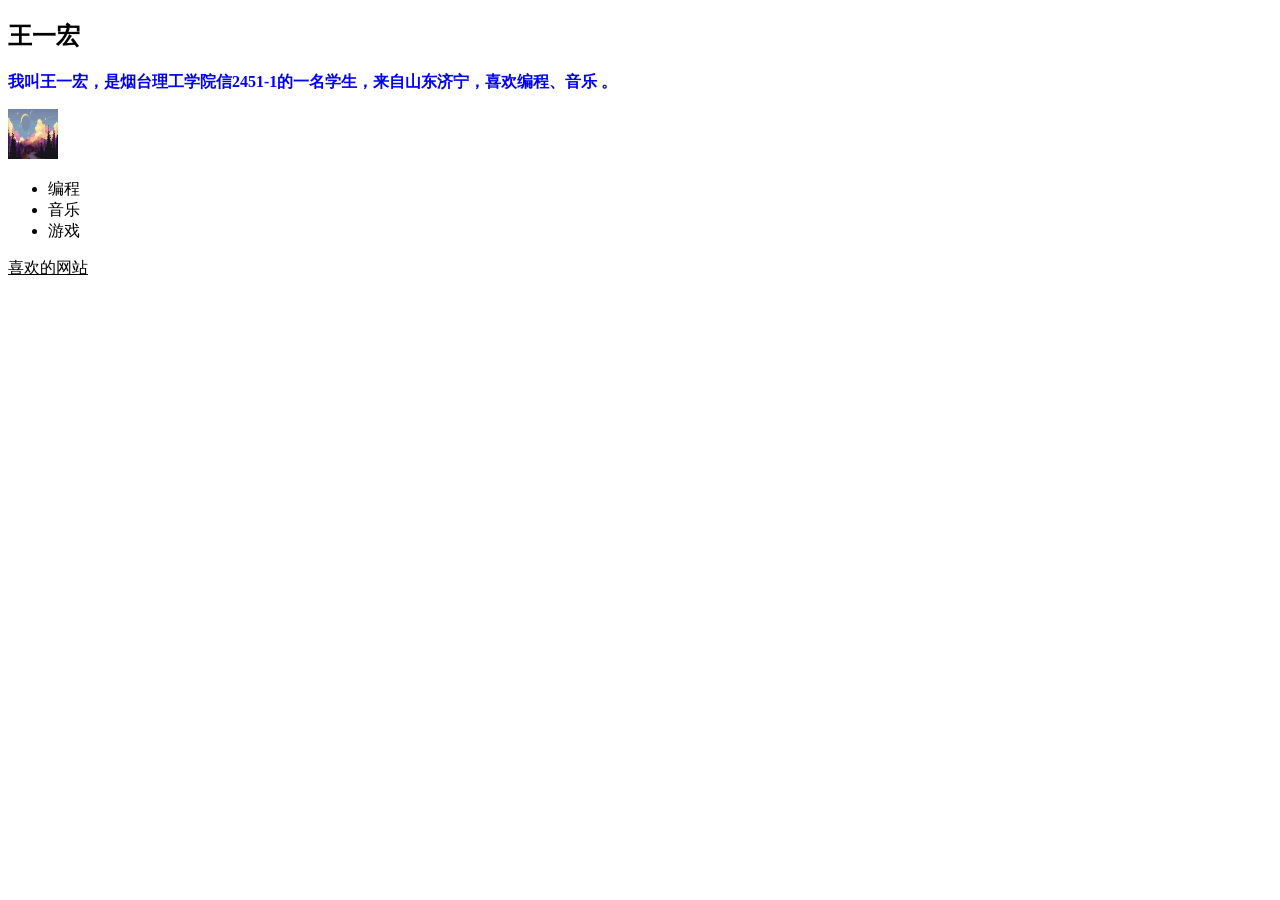
<file: homework-1/index.html>
<!DOCTYPE html>
<html lang="en">
<head>
    <meta charset="UTF-8">
    <meta name="viewport" content="width=device-width, initial-scale=1.0">
    <title>Document</title>
    <link rel="stylesheet" type="text/css" href="styles.css">
</head>
<body>
    <h2>王一宏</h2>

    <p class = c1>
        我叫王一宏，是烟台理工学院信2451-1的一名学生，来自山东济宁，喜欢编程、音乐 。
    </p>

    <img src = "20200701210454_hjhzh.jpg" style="width: 50px; height: 50px; background-repeat: repeat;"/>

    <ul>
        <li>编程</li>
        <li>音乐</li>
        <li>游戏</li>
    </ul>

    <a href = "https://codeforces.com/" target="_blank" class=c2>喜欢的网站</a>
</body>
</html>
</file>
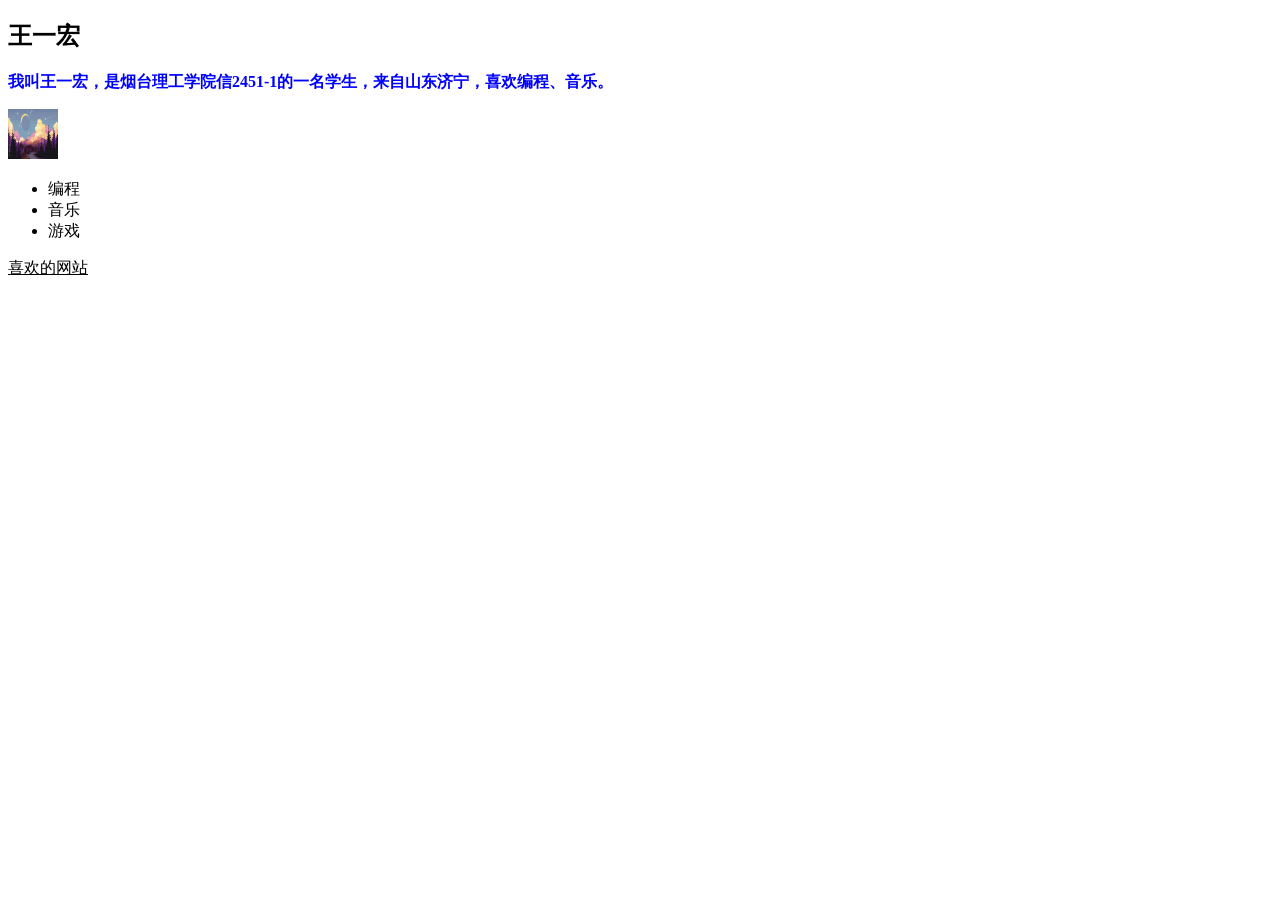
<file: homework-1/index1.html>
<!DOCTYPE html>
<html lang="en">
<head>
    <meta charset="UTF-8">
    <meta name="viewport" content="width=device-width, initial-scale=1.0">
    <title>Document</title>
    <link rel="stylesheet" type="text/css" href="styles.css">
</head>
<body>
    <h2>王一宏</h2>

    <p class = c1>
        我叫王一宏，是烟台理工学院信2451-1的一名学生，来自山东济宁，喜欢编程、音乐。
    </p>

    <img src = "20200701210454_hjhzh.jpg" style="width: 50px; height: 50px; background-repeat: repeat;"/>

    <ul>
        <li>编程</li>
        <li>音乐</li>
        <li>游戏</li>
    </ul>

    <a href = "https://codeforces.com/" target="_blank" class=c2>喜欢的网站</a>
</body>
</html>
</file>
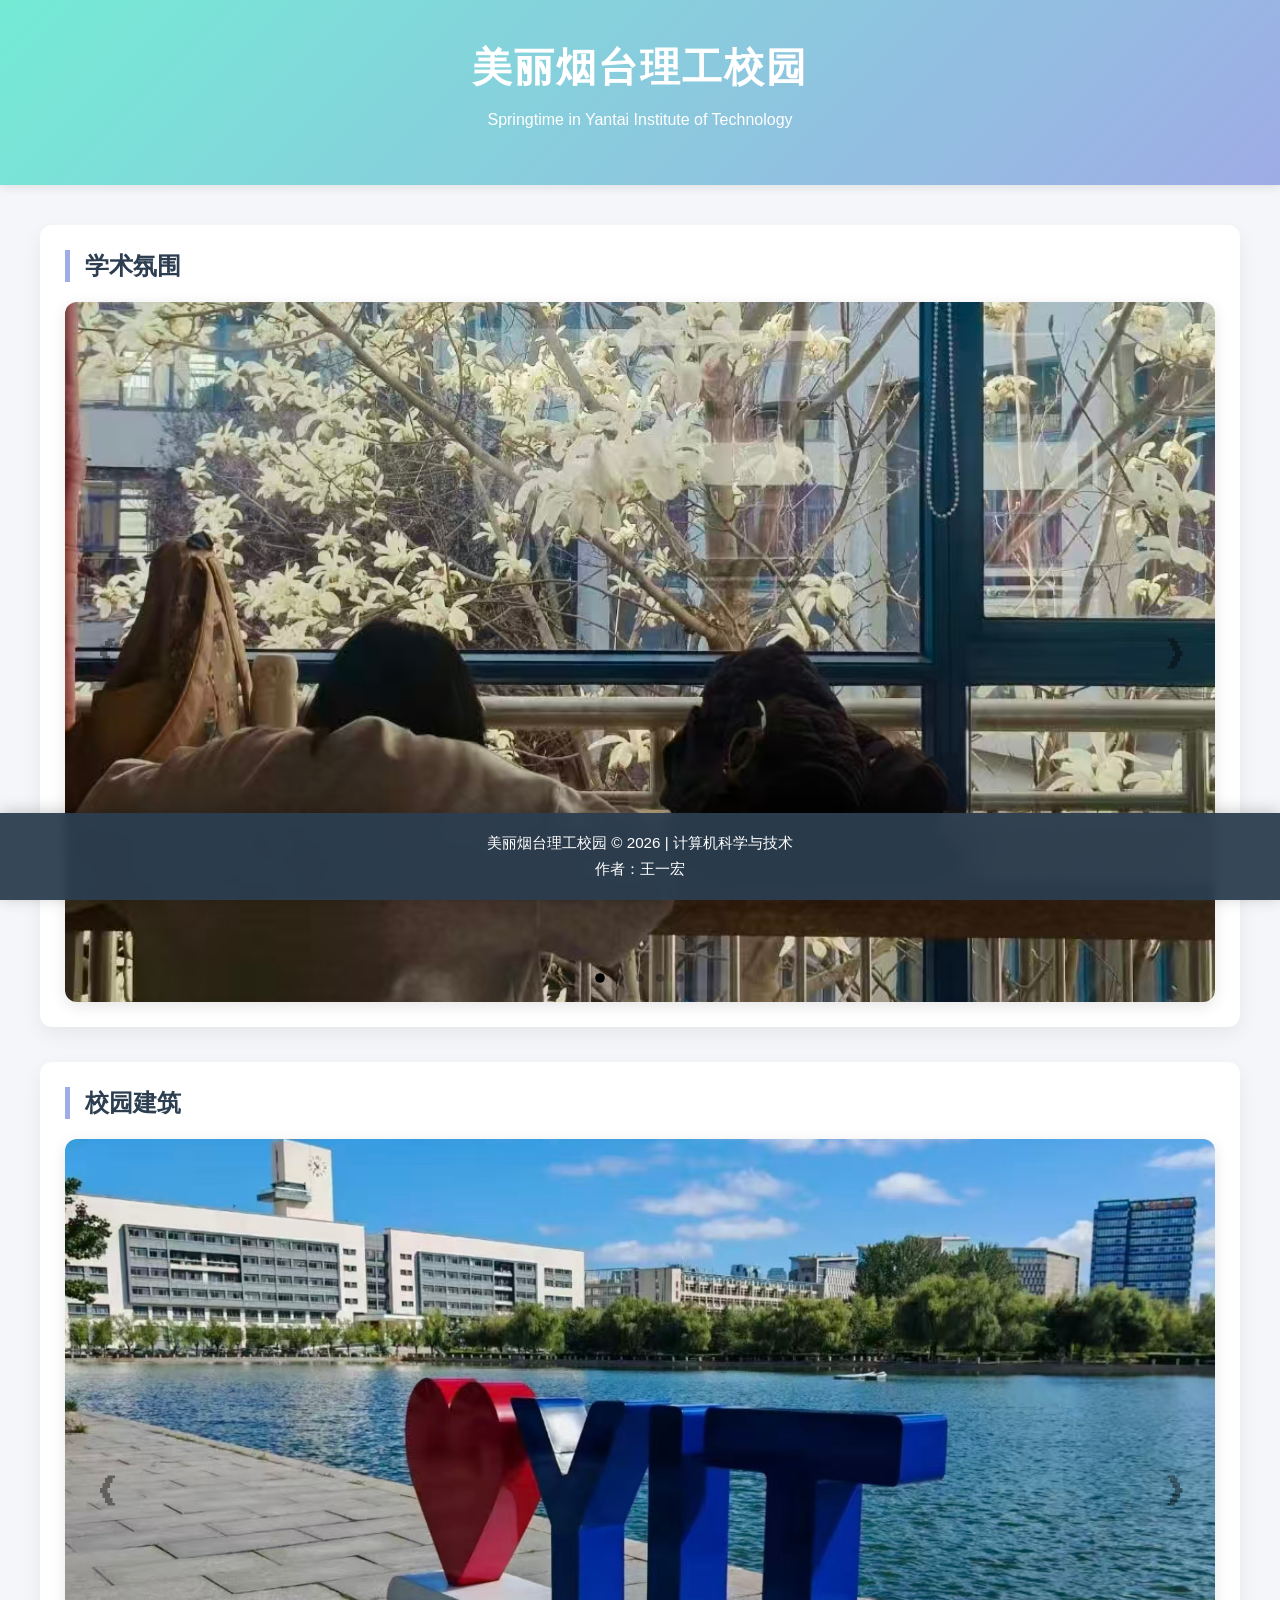
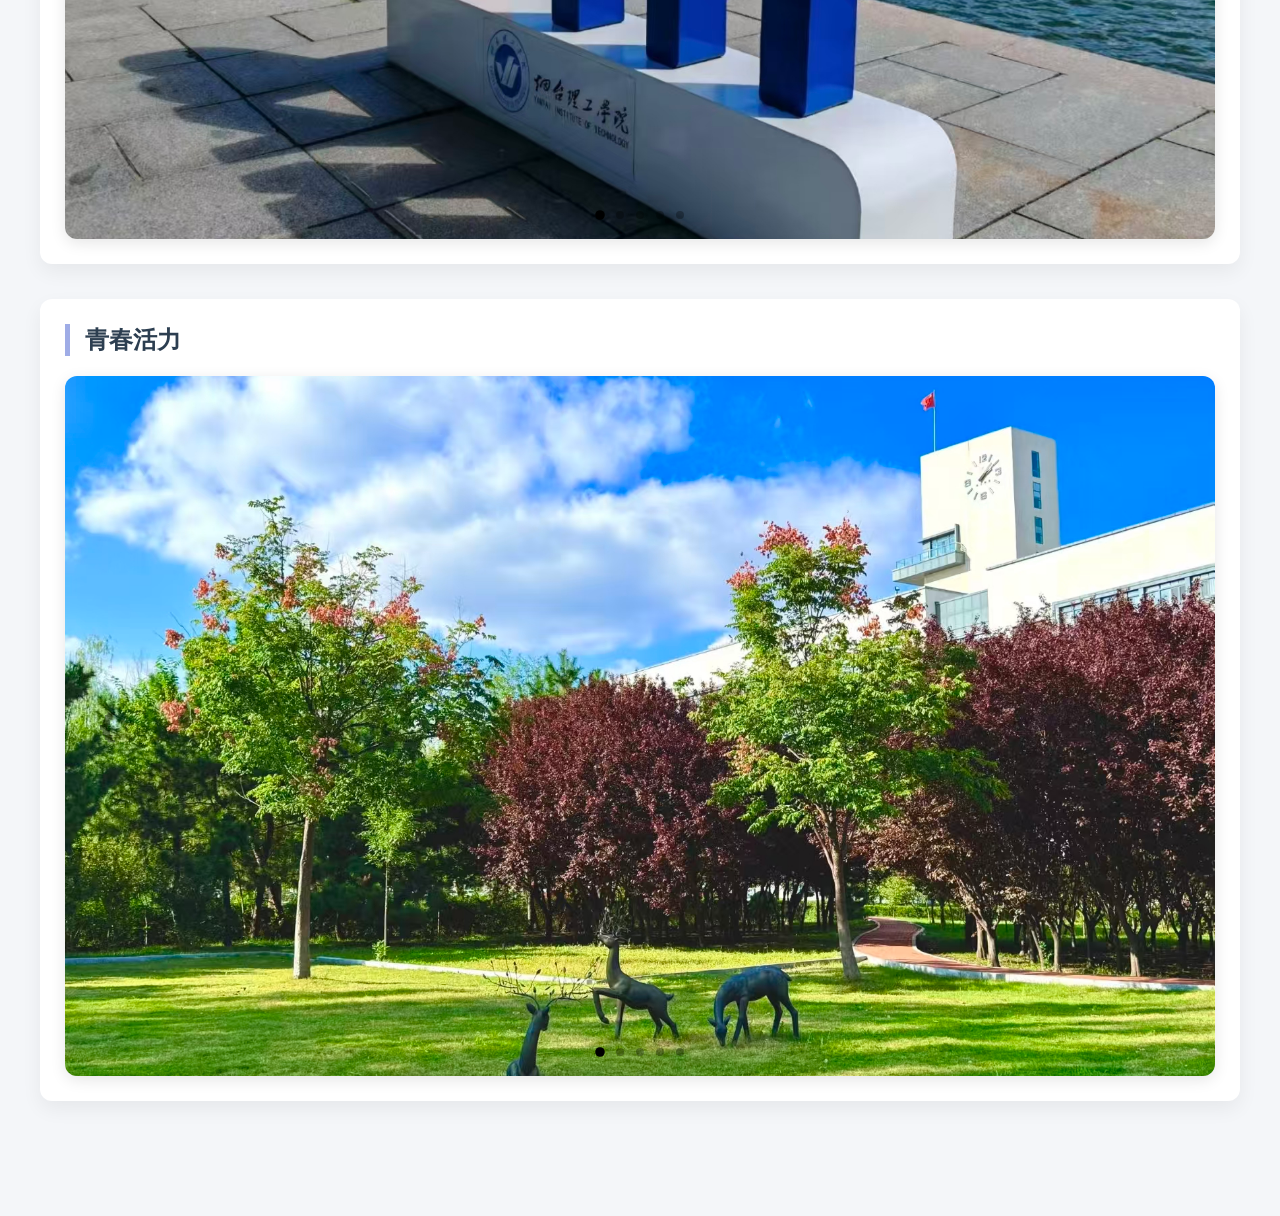
<file: homework-10/Lab10-115-王一宏-index.html>
<!DOCTYPE html>
<html lang="zh-CN">
<head>
    <meta charset="UTF-8">
    <meta name="viewport" content="width=device-width, initial-scale=1.0">
    <title>美丽烟台理工校园</title>
    <link rel="stylesheet" href="lab10-115-王一宏-styles.css">
</head>
<body>

    <header class="header">
        <h1>美丽烟台理工校园</h1>
        <p>Springtime in Yantai Institute of Technology</p>
    </header>

    <div class="container">
        
        <div class="theme-section theme1">
            <div class="title-wrapper">
                <h2 class="theme-title">学术氛围</h2>
            </div>
            <div class="carousel-container">
                <button class="carousel-arrow prev">&#10094;</button>
                <div class="carousel-track">
                    <div class="img-card"><img src="93fdcac5709a9d147861c3c1c22f903a.jpg" alt="学术氛围1"></div>
                    <div class="img-card"><img src="d38412baaca3da36afb586ec92a136ed.jpg" alt="学术氛围2"></div>
                    <div class="img-card"><img src="f922815fdf759aef78c12a9e9c6632e9.jpg" alt="学术氛围3"></div>
                    <div class="img-card"><img src="e7656ab10d159c00f489f0d2160f8c0d.jpg" alt="学术氛围4"></div>
                    <div class="img-card"><img src="c9226af883696b7cdfb9dfc8ad38fd4a.jpg" alt="学术氛围5"></div>
                </div>
                <button class="carousel-arrow next">&#10095;</button>
                <div class="carousel-dots"></div>
            </div>
        </div>

        <div class="theme-section theme2">
            <h2 class="theme-title">校园建筑</h2>
            <div class="carousel-container">
                <button class="carousel-arrow prev">&#10094;</button>
                <div class="carousel-track">
                    <div class="img-card"><img src="137baa26f61d326eb15b73f0126e7b97.jpg" alt="校园建筑1"></div>
                    <div class="img-card"><img src="2076a468df10d7138a14a7f2b36a1614.jpg" alt="校园建筑2"></div>
                    <div class="img-card"><img src="39548cecdde2350a580b1e57e661bb6b.jpg" alt="校园建筑3"></div>
                    <div class="img-card"><img src="b9ba5e1071f4f0c19bd996aff9a6c742.jpg" alt="校园建筑4"></div>
                    <div class="img-card"><img src="23bfca054fe4ef3db01c9597c099a401.jpg" alt="校园建筑5"></div>
                </div>
                <button class="carousel-arrow next">&#10095;</button>
                <div class="carousel-dots"></div>
            </div>
        </div>

        <div class="theme-section theme3">
            <h2 class="theme-title">青春活力</h2>
            <div class="carousel-container">
                <button class="carousel-arrow prev">&#10094;</button>
                <div class="carousel-track">
                    <div class="img-card"><img src="c09a9ce5e6e5bc9d503e3ad01e44fe23.jpg" alt="青春活力1"></div>
                    <div class="img-card"><img src="5f6867b7c29dab9b5dade92b507a2c20.jpg" alt="青春活力2"></div>
                    <div class="img-card"><img src="5d86f51aa75b20585f04b1aa7f1edbdc.jpg" alt="青春活力3"></div>
                    <div class="img-card"><img src="c66a48aacabf44fde886b2afb76ce080.jpg" alt="青春活力4"></div>
                    <div class="img-card"><img src="6b3248b3a7f72ee37d96ba412332e652.jpg" alt="青春活力5"></div>
                </div>
                <button class="carousel-arrow next">&#10095;</button>
                <div class="carousel-dots"></div>
            </div>
        </div>

    </div>

    <footer class="fixed-footer">
        <p>美丽烟台理工校园 © 2026 | 计算机科学与技术</p>
        <p>作者：王一宏</p>
    </footer>

    <script src="lab10-115-王一宏-styles.js"></script>
</body>
</html>
</file>
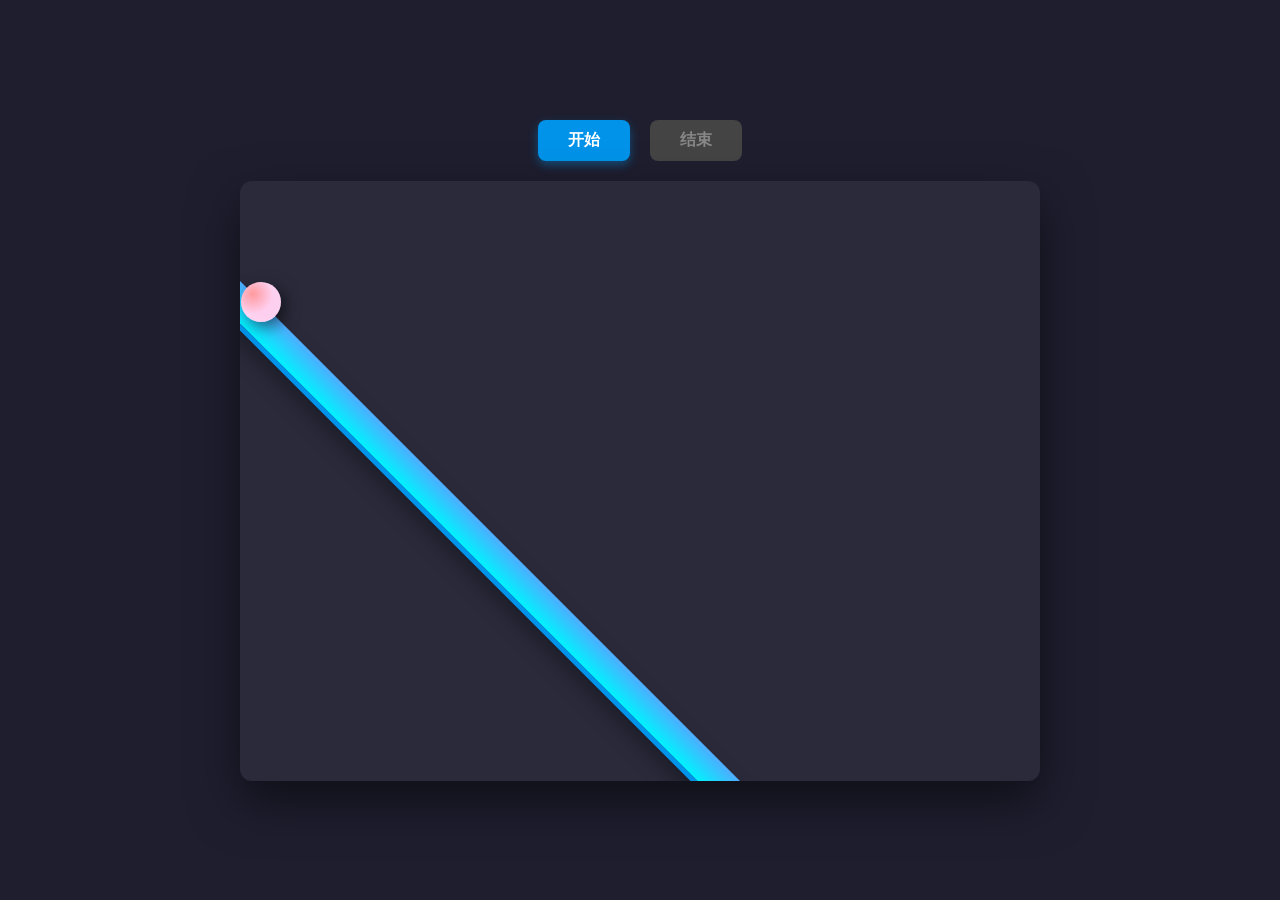
<file: homework-11/Lab11-115-王一宏-index.html>
<!DOCTYPE html>
<html lang="zh-CN">
<head>
    <meta charset="UTF-8">
    <meta name="viewport" content="width=device-width, initial-scale=1.0">
    <title>小球斜坡物理模拟 - 交互控制版</title>
    <link rel="stylesheet" href="Lab11-115-王一宏-styles.css">
</head>
<body>

    <div class="controls">
        <button id="startBtn">开始</button>
        <button id="endBtn" disabled>结束</button> 
    </div>

    <div id="viewport">
        <div id="slope"></div>
        <div id="ball"></div>
    </div>

    <script src="Lab11-115-王一宏-styles.js"></script>
</body>
</html>
</file>
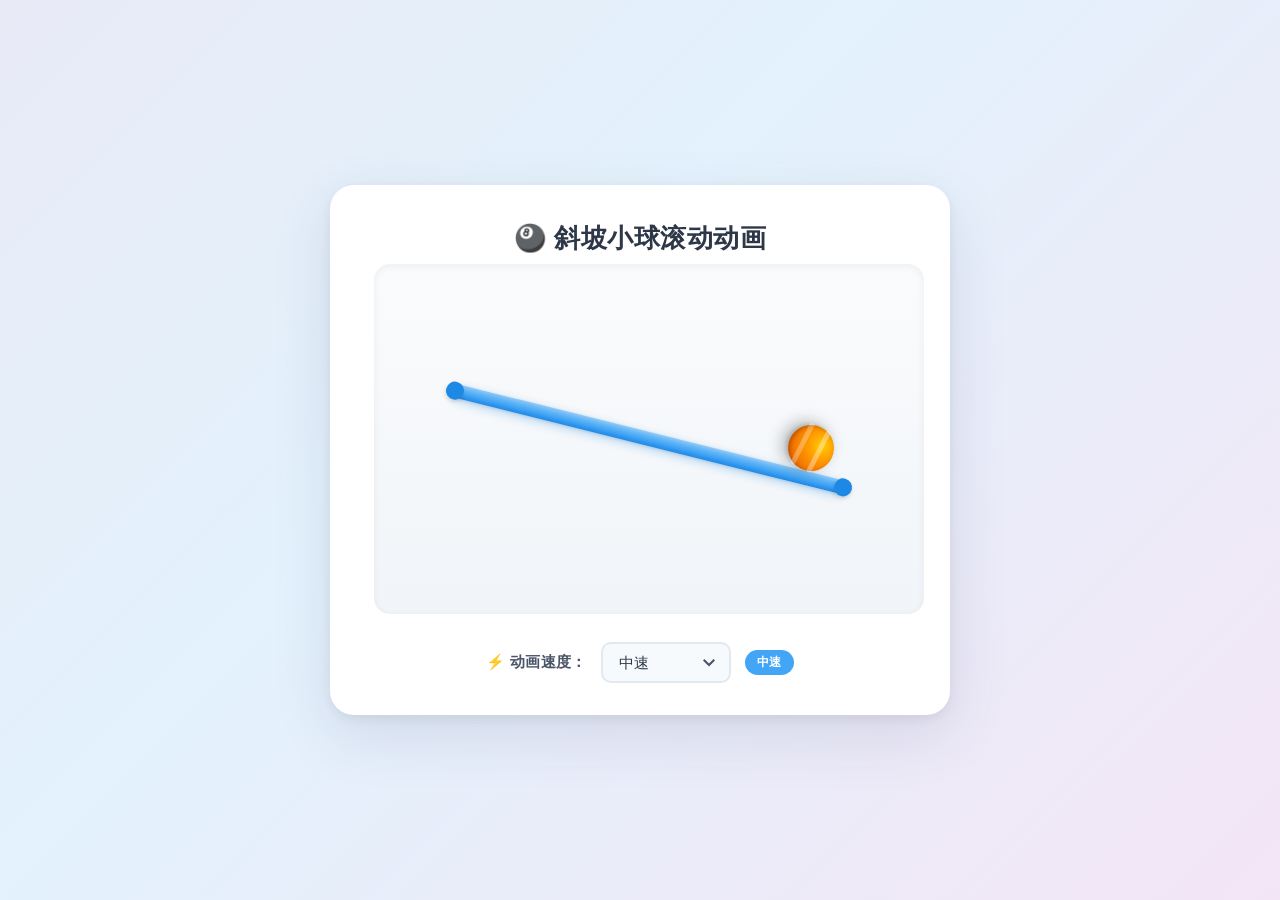
<file: homework-12/Lab12-115-王一宏-index.html>
<!DOCTYPE html>
<html lang="zh-CN">
<head>
    <meta charset="UTF-8">
    <meta name="viewport" content="width=device-width, initial-scale=1.0">
    <link rel="stylesheet" href="Lab12-115-王一宏-styles.css">
    <title>斜坡小球滚动动画</title>
</head>
<body>

    <div class="main-card">
        <h1 class="title">🎱 斜坡小球滚动动画</h1>

        <div class="scene" id="scene">
            <div class="ramp" id="ramp"></div>
            <div class="ball" id="ball"></div>
        </div>

        <div class="controls">
            <label for="speedSelect">⚡ 动画速度：</label>
            <select class="speed-select" id="speedSelect">
                <option value="slow">慢速</option>
                <option value="medium" selected>中速</option>
                <option value="fast">快速</option>
            </select>
            <span class="speed-badge medium" id="speedBadge">中速</span>
        </div>
    </div>

    <script src="Lab12-115-王一宏-styles.js"></script>
</body>
</html>
</file>
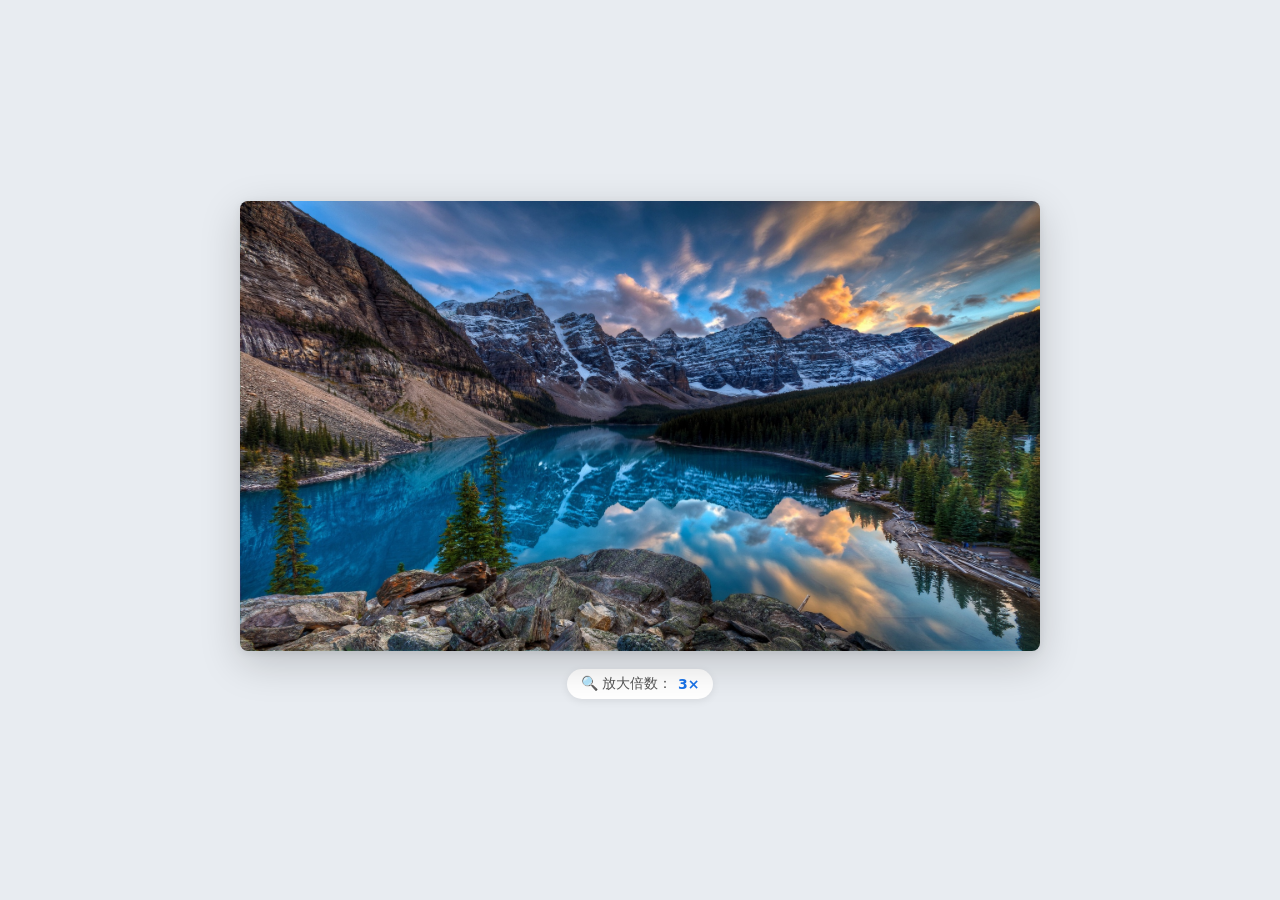
<file: homework-13/Lab13-115-王一宏-index.html>
<!DOCTYPE html>
<html lang="zh-CN">
<head>
    <meta charset="UTF-8">
    <meta name="viewport" content="width=device-width, initial-scale=1.0">
    <link rel="stylesheet" href="Lab13-115-王一宏-styles.css">
    <title>图片局部放大镜</title>
</head>

<body>
    <div class="image-wrapper" id="imageWrapper">
        <img
        id="previewImg"
        src="398f4912b45260cca24eb3ec9b37e711.jpg"
        alt="预览图片">
        <div class="magnifier" id="magnifier"></div>
    </div>

    <div class="info-bar">
        <span class="zoom-badge">
        🔍 放大倍数：<span class="zoom-value" id="zoomValue">3×</span>
        </span>
    </div>

    <script  src="Lab13-115-王一宏-styles.js"></script>
</body>
</html>
</file>
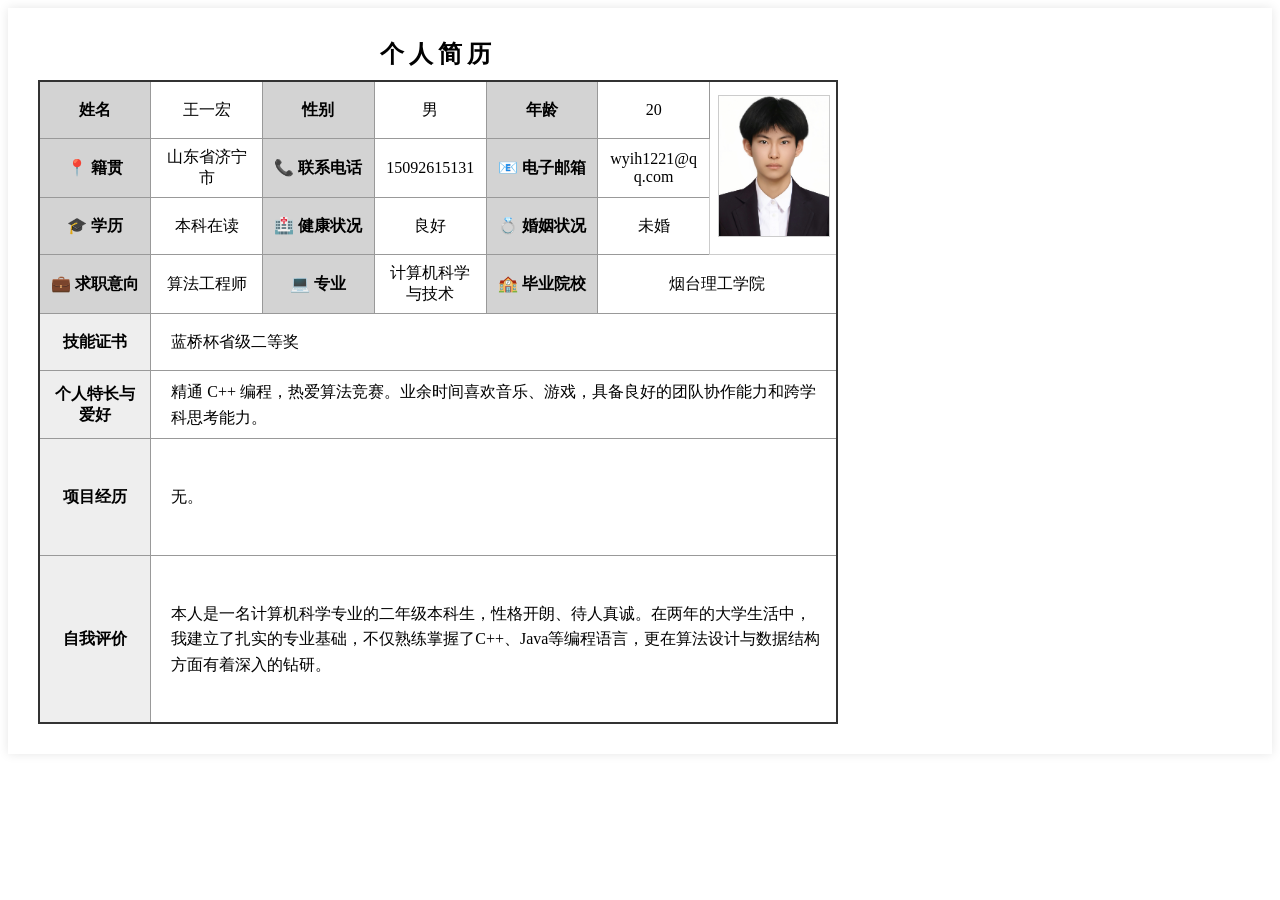
<file: homework-2/lab3-115-王一宏-index.html>
<!DOCTYPE html>
<html lang="en">
<head>
    <meta charset="UTF-8">
    <meta name="viewport" content="width=device-width, initial-scale=1.0">
    <link rel="stylesheet" type="text/css" href="lab3-115-王一宏-styles.css">
    <title>Document</title>
</head>
<body>
  <div class="resume-container">
    <table>
        <caption>个人简历</caption>
        
        <tr>
            <td class="label">姓名</td>
            <td>王一宏</td>
            <td class="label">性别</td>
            <td>男</td>
            <td class="label">年龄</td>
            <td>20</td>
            <td rowspan="3" class="photo">
                <img class="photo" src="857bd5468484313b5e9590884d57dba0.jpg" alt="个人照片">
            </td>
        </tr>

        <tr>
            <td class="label">📍 籍贯</td>
            <td>山东省济宁市</td>
            <td class="label">📞 联系电话</td>
            <td>15092615131</td>
            <td class="label">📧 电子邮箱</td>
            <td>wyih1221@qq.com</td>
        </tr>

        <tr>
            <td class="label">🎓 学历</td>
            <td>本科在读</td>
            <td class="label">🏥 健康状况</td>
            <td>良好</td>
            <td class="label">💍 婚姻状况</td>
            <td>未婚</td>
        </tr>

        <tr>
            <td class="label">💼 求职意向</td>
            <td>算法工程师</td>
            <td class="label">💻 专业</td>
            <td>计算机科学与技术</td>
            <td class="label">🏫 毕业院校</td>
            <td colspan="2">烟台理工学院</td>
        </tr>

        <tr>
            <td class="title-column">技能证书</td>
            <td colspan="6" class="content-row">
                蓝桥杯省级二等奖
            </td>
        </tr>

        <tr>
            <td class="title-column">个人特长与爱好</td>
            <td colspan="6" class="content-row">
                精通 C++ 编程，热爱算法竞赛。业余时间喜欢音乐、游戏，具备良好的团队协作能力和跨学科思考能力。
            </td>
        </tr>

        <tr>
            <td class="title-column">项目经历</td>
            <td colspan="6" class="content-row" style="height: 100px;">
                无。
            </td>
        </tr>

        <tr>
            <td class="title-column">自我评价</td>
            <td colspan="6" class="content-row" style="height: 150px;">
                本人是一名计算机科学专业的二年级本科生，性格开朗、待人真诚。在两年的大学生活中，
                我建立了扎实的专业基础，不仅熟练掌握了C++、Java等编程语言，更在算法设计与数据结构方面有着深入的钻研。
            </td>
        </tr>
    </table>
</div>
</body>
</html>
</file>
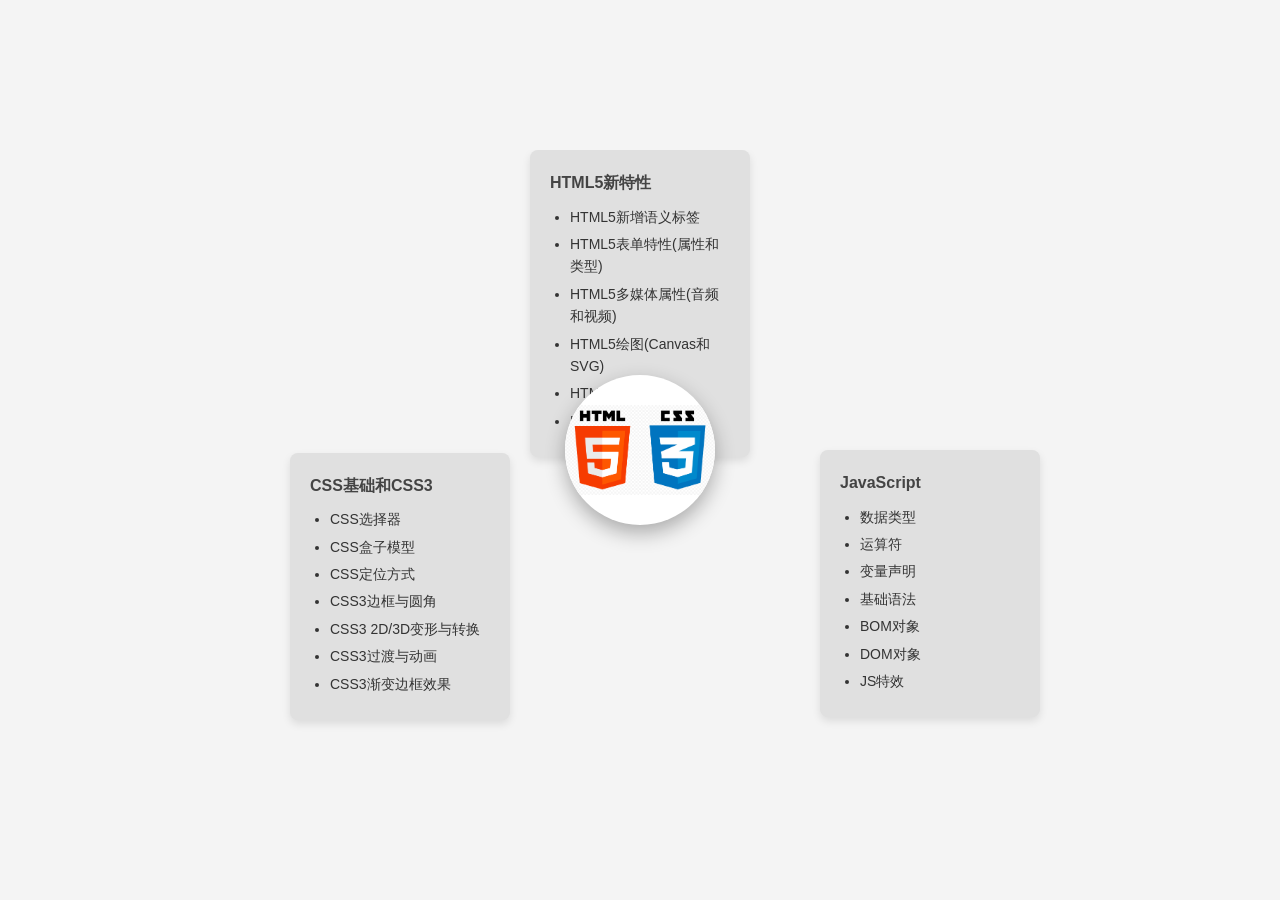
<file: homework-3/Lab4-1-115-王一宏-index.html>
<!DOCTYPE html>
<html lang="zh-CN">
<head>
    <meta charset="UTF-8">
    <title>定位展示知识点视图</title>
    <link rel="stylesheet" href="Lab4-1-115-王一宏-style.css">
</head>
<body>
    <div class="wrapper">
        <div class="container">
            <div class="center-logo">
                <img src="html5-css3-logos-icons-free-png-116622247884pg5i7txpi.png" alt="知识点中心图标">
            </div>

            <div class="box html5-box">
                <h3>HTML5新特性</h3>
                <ul>
                    <li>HTML5新增语义标签</li>
                    <li>HTML5表单特性(属性和类型)</li>
                    <li>HTML5多媒体属性(音频和视频)</li>
                    <li>HTML5绘图(Canvas和SVG)</li>
                    <li>HTML5地理定位</li>
                    <li>HTML5离线存储</li>
                </ul>
            </div>

            <div class="box css3-box">
                <h3>CSS基础和CSS3</h3>
                <ul>
                    <li>CSS选择器</li>
                    <li>CSS盒子模型</li>
                    <li>CSS定位方式</li>
                    <li>CSS3边框与圆角</li>
                    <li>CSS3 2D/3D变形与转换</li>
                    <li>CSS3过渡与动画</li>
                    <li>CSS3渐变边框效果</li>
                </ul>
            </div>

            <div class="box js-box">
                <h3>JavaScript</h3>
                <ul>
                    <li>数据类型</li>
                    <li>运算符</li>
                    <li>变量声明</li>
                    <li>基础语法</li>
                    <li>BOM对象</li>
                    <li>DOM对象</li>
                    <li>JS特效</li>
                </ul>
            </div>
        </div>
    </div>
</body>
</html>
</file>
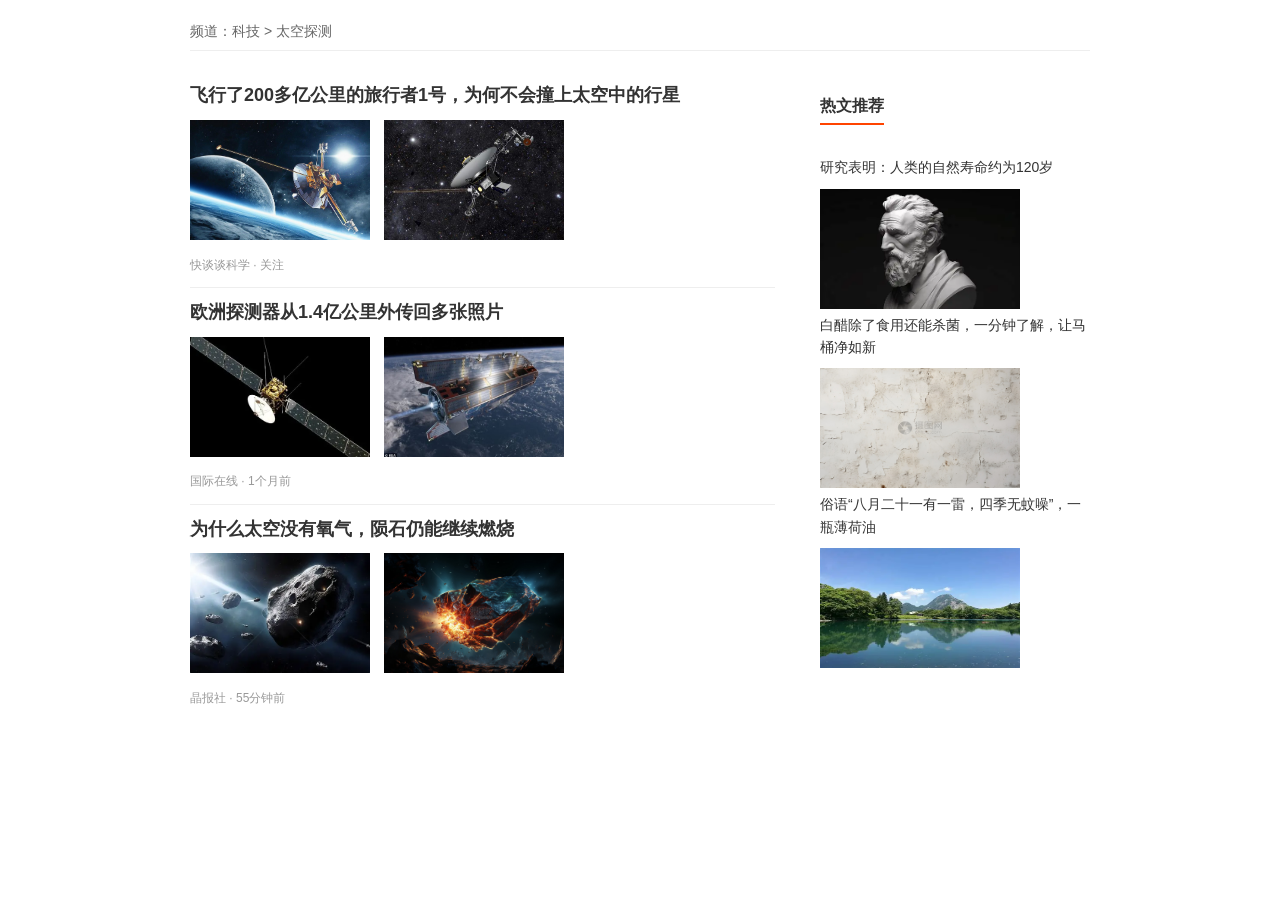
<file: homework-4/Lab4-2-115-王一宏-index.html>
<!DOCTYPE html>
<html lang="zh-CN">
<head>
    <meta charset="UTF-8">
    <title>新闻资讯网页</title>
    <link rel="stylesheet" href="Lab4-2-115-王一宏-style.css">
</head>
<body>
    <div class="wrapper">
        <div class="breadcrumb">频道：科技 &gt; 太空探测</div>
        <hr>

        <div class="main-content">
            <div class="news-list">
                <div class="news-item">
                    <h4>飞行了200多亿公里的旅行者1号，为何不会撞上太空中的行星</h4>
                    <div class="images">
                        <img src="1280.jpg" alt="新闻图">
                        <img src="2017120613360995911.jpg" alt="新闻图">
                    </div>
                    <p class="meta">快谈谈科学 · 关注</p>
                </div>
                <hr>

                <div class="news-item">
                    <h4>欧洲探测器从1.4亿公里外传回多张照片</h4>
                    <div class="images">
                        <img src="OIP.jpg" alt="新闻图">
                        <img src="R.jpg" alt="新闻图">
                    </div>
                    <p class="meta">国际在线 · 1个月前</p>
                </div>
                <hr>

                <div class="news-item">
                    <h4>为什么太空没有氧气，陨石仍能继续燃烧</h4>
                    <div class="images">
                        <img src="OIP1.jpg" alt="新闻图">
                        <img src="5292.jpg_wh860.jpg" alt="新闻图">
                    </div>
                    <p class="meta">晶报社 · 55分钟前</p>
                </div>
            </div>

            <div class="sidebar">
                <h4>热文推荐</h4>
                <ul>
                    <li><a href="#">研究表明：人类的自然寿命约为120岁</a></li>
                    <div class="images1">
                        <img src="OIP2.jpg" width="200px" height="120px" alt="新闻图">
                    </div>
                    <li><a href="#">白醋除了食用还能杀菌，一分钟了解，让马桶净如新</a></li>
                    <div class="images1">
                        <img src="863.jpg" width="200px" height="120px" alt="新闻图">
                    </div>
                    <li><a href="#">俗语“八月二十一有一雷，四季无蚊噪”，一瓶薄荷油</a></li>
                    <div class="images1">
                        <img src="OIP3.jpg" width="200px" height="120px" alt="新闻图">
                    </div>
                </ul>
            </div>
        </div>
    </div>
</body>
</html>
</file>
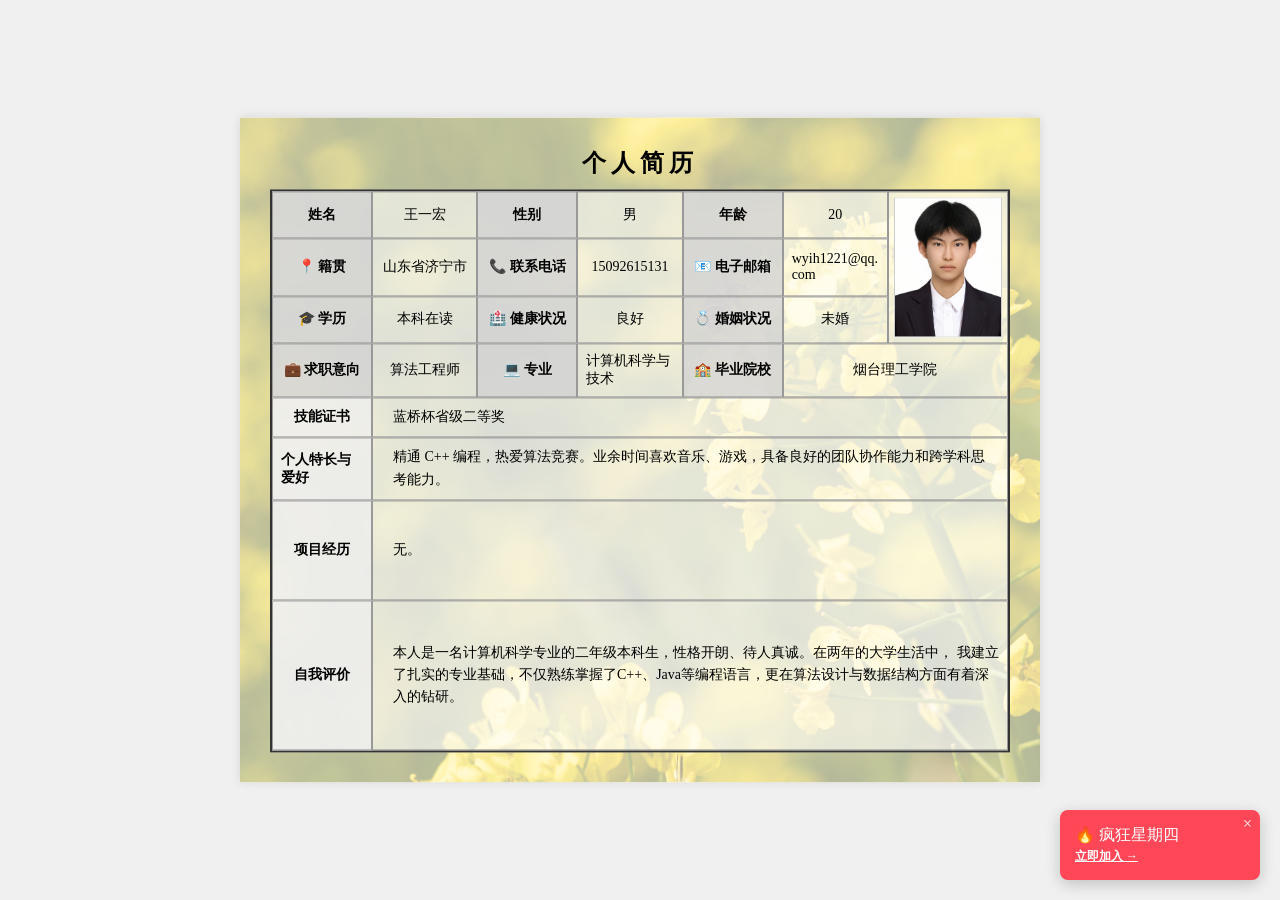
<file: homework-5/lab5-115-王一宏-index.html>
<!DOCTYPE html>
<html lang="zh-CN">
<head>
    <meta charset="UTF-8">
    <meta name="viewport" content="width=device-width, initial-scale=1.0">
    <link rel="stylesheet" href="lab5-115-王一宏-styles.css">
    <title>个人简历 - 王一宏</title>
</head>
<body>

    <div class="resume-wrapper">
        <div class="resume-container">
            <div class="resume-caption">个人简历</div>
            
            <div class="grid-table">
                <div class="label">姓名</div>
                <div class="content">王一宏</div>
                <div class="label">性别</div>
                <div class="content">男</div>
                <div class="label">年龄</div>
                <div class="content">20</div>
                
                <div class="photo-cell">
                    <div class="photo-wrapper">
                        <img class="photo-img" src="857bd5468484313b5e9590884d57dba0.jpg" alt="个人照片">
                        <div class="play-btn">▶</div>
                    </div>
                </div>

                <div class="label">📍 籍贯</div>
                <div class="content">山东省济宁市</div>
                <div class="label">📞 联系电话</div>
                <div class="content">15092615131</div>
                <div class="label">📧 电子邮箱</div>
                <div class="content">wyih1221@qq.com</div>

                <div class="label">🎓 学历</div>
                <div class="content">本科在读</div>
                <div class="label">🏥 健康状况</div>
                <div class="content">良好</div>
                <div class="label">💍 婚姻状况</div>
                <div class="content">未婚</div>

                <div class="label">💼 求职意向</div>
                <div class="content">算法工程师</div>
                <div class="label">💻 专业</div>
                <div class="content">计算机科学与技术</div>
                <div class="label">🏫 毕业院校</div>
                <div class="content full-width-院校">烟台理工学院</div>

                <div class="title-column">技能证书</div>
                <div class="content-row">蓝桥杯省级二等奖</div>

                <div class="title-column">个人特长与爱好</div>
                <div class="content-row">精通 C++ 编程，热爱算法竞赛。业余时间喜欢音乐、游戏，具备良好的团队协作能力和跨学科思考能力。</div>

                <div class="title-column">项目经历</div>
                <div class="content-row tall-row">无。</div>

                <div class="title-column">自我评价</div>
                <div class="content-row extra-tall-row">
                    本人是一名计算机科学专业的二年级本科生，性格开朗、待人真诚。在两年的大学生活中，
                    我建立了扎实的专业基础，不仅熟练掌握了C++、Java等编程语言，更在算法设计与数据结构方面有着深入的钻研。
                </div>
            </div>
        </div>
    </div>

    <div class="fixed-ad">
        <p>🔥 疯狂星期四</p>
        <span>立即加入 →</span>
        <div class="close-ad">×</div>
    </div>

</body>
</html>
</file>
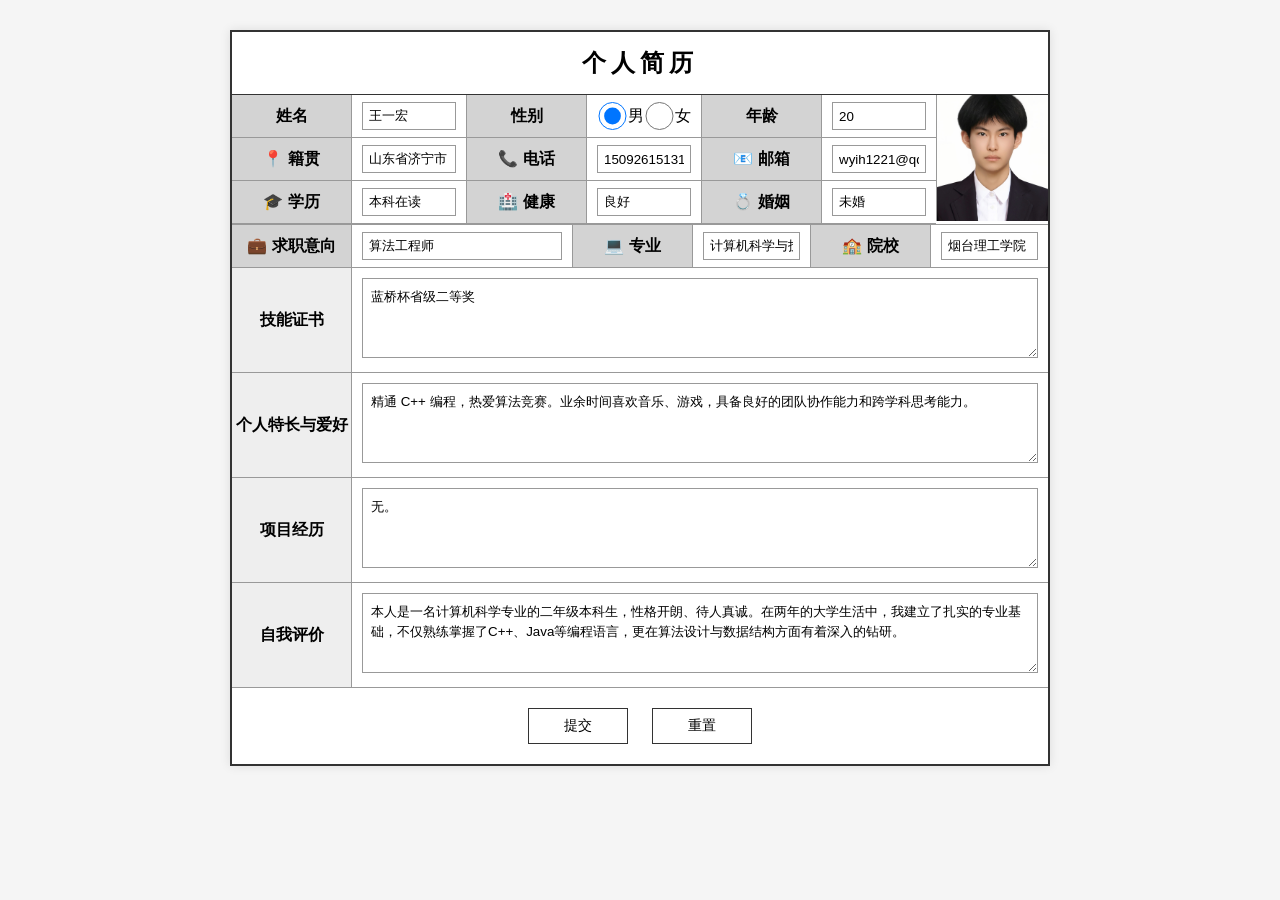
<file: homework-6/lab5-115-王一宏-index.html>
<!DOCTYPE html>
<html lang="zh-CN">
<head>
    <meta charset="UTF-8">
    <meta name="viewport" content="width=device-width, initial-scale=1.0">
    <link rel="stylesheet" href="lab5-115-王一宏-styles.css">
    <title>个人简历表单</title>

</head>
<body>
<form>
<div class="container">
    <div class="form-title">个人简历</div>

    <div class="flex-row">
        <div class="left-info">
            <div class="row">
                <div class="label">姓名</div>
                <div class="item"><input type="text" value="王一宏" maxlength="10"></div>
                <div class="label">性别</div>
                <div class="item">
                    <input type="radio" name="gender" checked>男
                    <input type="radio" name="gender">女
                </div>
                <div class="label">年龄</div>
                <div class="item"><input type="text" value="20"></div>
            </div>

            <div class="row">
                <div class="label">📍 籍贯</div>
                <div class="item"><input type="text" value="山东省济宁市"></div>
                <div class="label">📞 电话</div>
                <div class="item"><input type="text" value="15092615131"></div>
                <div class="label">📧 邮箱</div>
                <div class="item"><input type="text" value="wyih1221@qq.com"></div>
            </div>

            <div class="row">
                <div class="label">🎓 学历</div>
                <div class="item"><input type="text" value="本科在读"></div>
                <div class="label">🏥 健康</div>
                <div class="item"><input type="text" value="良好"></div>
                <div class="label">💍 婚姻</div>
                <div class="item"><input type="text" value="未婚"></div>
            </div>
        </div>

        <div class="photo-box">
            <img src="857bd5468484313b5e9590884d57dba0.jpg" alt="照片">
        </div>
    </div>

    <div class="row">
        <div class="label">💼 求职意向</div>
        <div class="item"><input type="text" value="算法工程师" style="width:200px;"></div>
        <div class="label">💻 专业</div>
        <div class="item"><input type="text" value="计算机科学与技术"></div>
        <div class="label">🏫 院校</div>
        <div class="item"><input type="text" value="烟台理工学院"></div>
    </div>

    <div class="row multi-row">
        <div class="label title">技能证书</div>
        <div class="item content">
            <textarea>蓝桥杯省级二等奖</textarea>
        </div>
    </div>

    <div class="row multi-row">
        <div class="label title">个人特长与爱好</div>
        <div class="item content">
            <textarea>精通 C++ 编程，热爱算法竞赛。业余时间喜欢音乐、游戏，具备良好的团队协作能力和跨学科思考能力。</textarea>
        </div>
    </div>

    <div class="row multi-row">
        <div class="label title">项目经历</div>
        <div class="item content">
            <textarea>无。</textarea>
        </div>
    </div>

    <div class="row multi-row">
        <div class="label title">自我评价</div>
        <div class="item content">
            <textarea>本人是一名计算机科学专业的二年级本科生，性格开朗、待人真诚。在两年的大学生活中，我建立了扎实的专业基础，不仅熟练掌握了C++、Java等编程语言，更在算法设计与数据结构方面有着深入的钻研。</textarea>
        </div>
    </div>

    <div class="btn-group">
        <button type="submit">提交</button>
        <button type="reset">重置</button>
    </div>
</div>
</form>
</body>
</html>
</file>
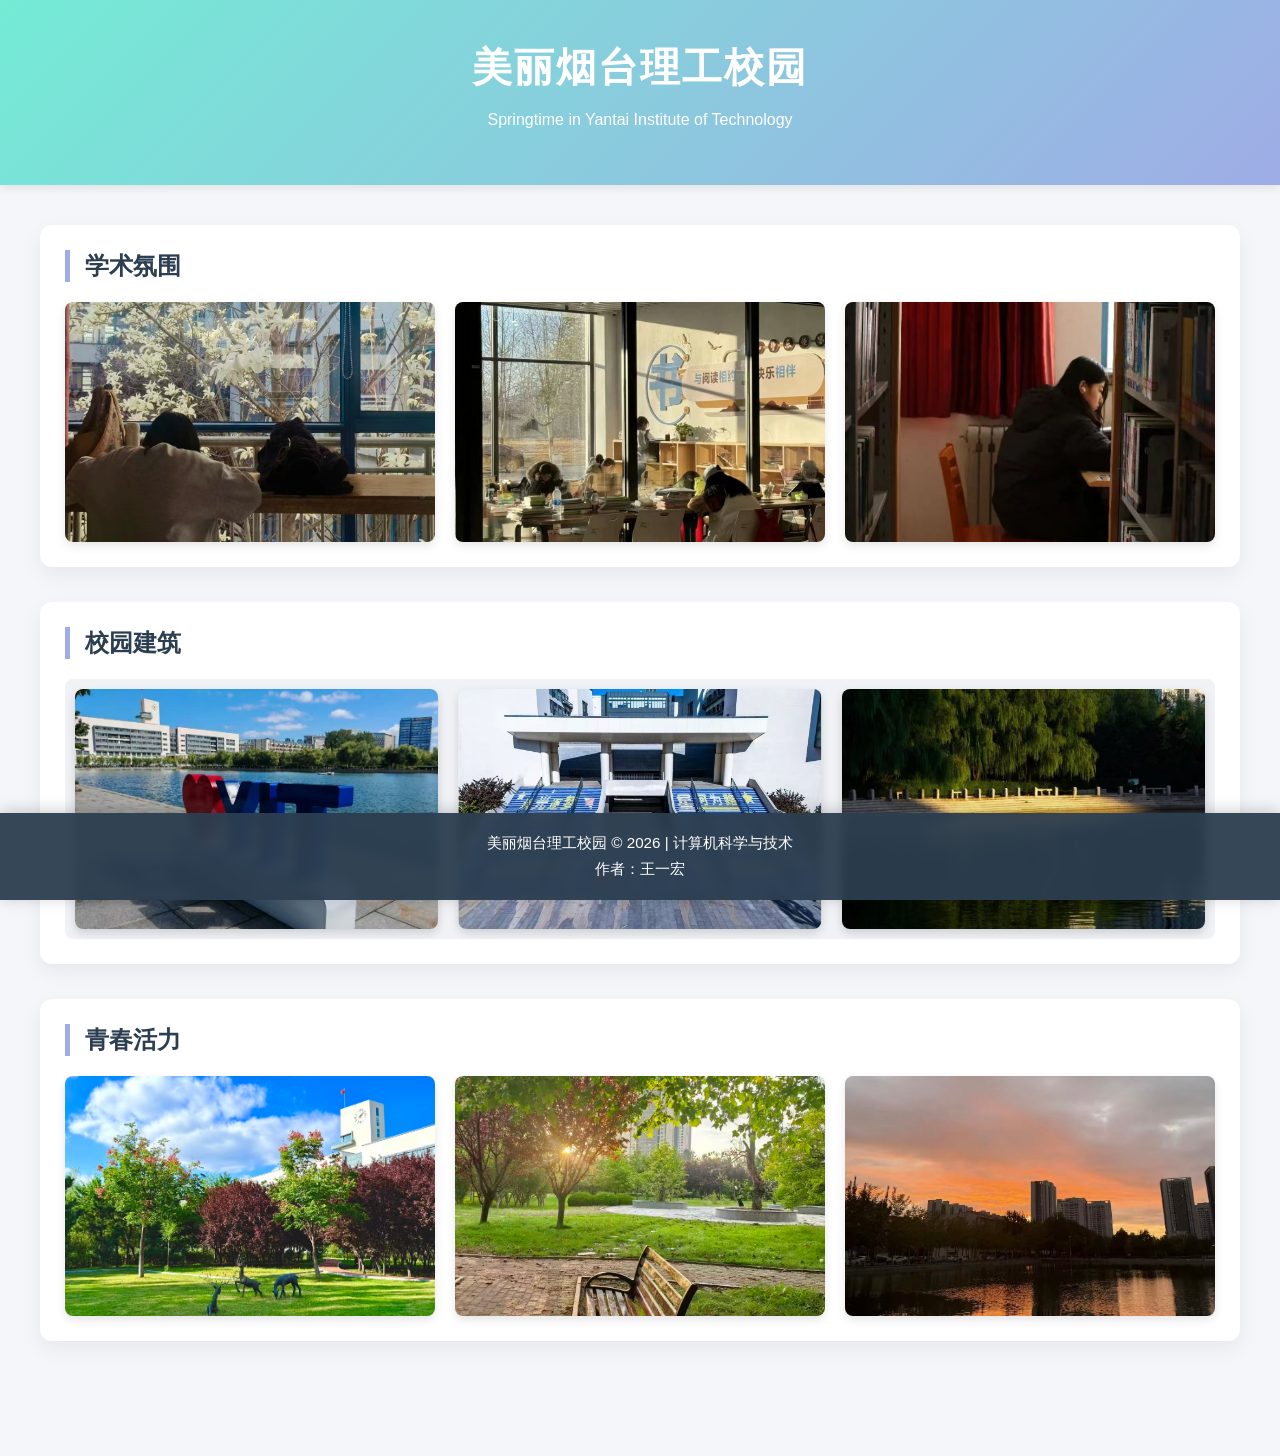
<file: homework-7/Lab7-115-王一宏-index.html>
<!DOCTYPE html>
<html lang="zh-CN">
<head>
    <meta charset="UTF-8">
    <meta name="viewport" content="width=device-width, initial-scale=1.0">
    <title>美丽烟台理工校园 - 计科系风景展</title>
    <link rel="stylesheet" href="lab7-115-王一宏-styles.css">
</head>
<body>

    <header class="header">
        <h1>美丽烟台理工校园</h1>
        <p>Springtime in Yantai Institute of Technology</p>
    </header>

    <div class="container">
        
        <div class="theme-section theme1">
            <div class="title-wrapper">
                <h2 class="theme-title">学术氛围</h2>
            </div>
            <div class="grid-3">
                <div class="img-card">
                    <img src="93fdcac5709a9d147861c3c1c22f903a.jpg" alt="校园风光1">
                </div>
                <div class="img-card">
                    <img src="d38412baaca3da36afb586ec92a136ed.jpg" alt="校园风光2">
                </div>
                <div class="img-card">
                    <img src="f922815fdf759aef78c12a9e9c6632e9.jpg" alt="校园风光3">
                </div>
            </div>
        </div>

        <div class="theme-section theme2">
            <h2 class="theme-title">校园建筑</h2>
            <div class="theme2-container">
                <div class="abs-box abs-left">
                    <img src="137baa26f61d326eb15b73f0126e7b97.jpg" alt="校园风光4">
                </div>
                <div class="abs-box abs-center">
                    <img src="2076a468df10d7138a14a7f2b36a1614.jpg" alt="校园风光5">
                </div>
                <div class="abs-box abs-right">
                    <img src="39548cecdde2350a580b1e57e661bb6b.jpg" alt="校园风光6">
                </div>
            </div>
        </div>

        <div class="theme-section theme3">
            <h2 class="theme-title">青春活力</h2>
            <div class="grid-3">
                <div class="img-card">
                    <img src="c09a9ce5e6e5bc9d503e3ad01e44fe23.jpg" alt="校园风光7">
                </div>
                <div class="img-card">
                    <img src="5f6867b7c29dab9b5dade92b507a2c20.jpg" alt="校园风光8">
                </div>
                <div class="img-card">
                    <img src="5d86f51aa75b20585f04b1aa7f1edbdc.jpg" alt="校园风光9">
                </div>
            </div>
        </div>

    </div>

    <footer class="fixed-footer">
        <p>美丽烟台理工校园 © 2026 | 计算机科学与技术</p>
        <p>作者：王一宏</p>
    </footer>

</body>
</html>
</file>
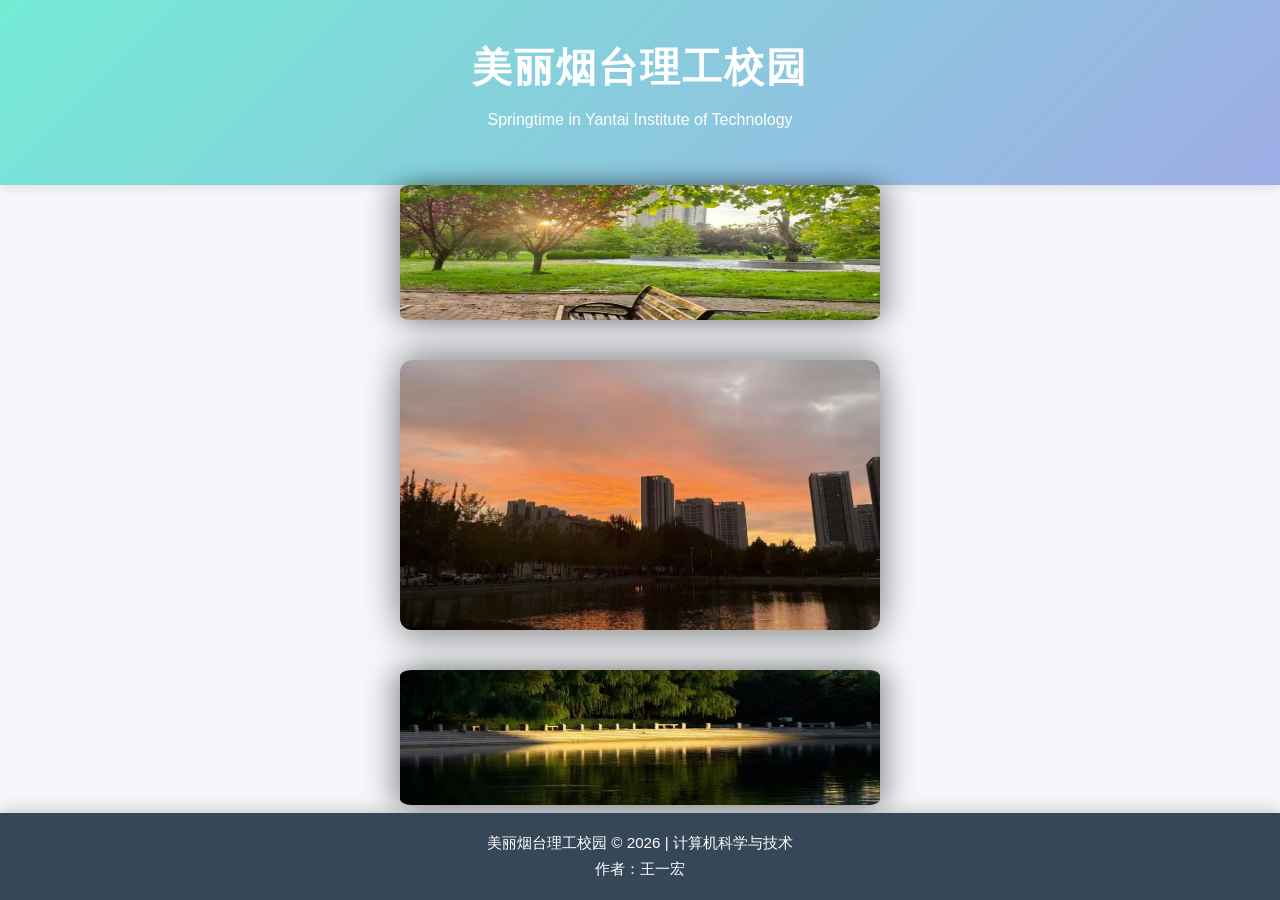
<file: homework-8/Lab8-115-王一宏-index.html>
<!DOCTYPE html>
<html lang="zh-CN">
<head>
    <meta charset="UTF-8">
    <meta name="viewport" content="width=device-width, initial-scale=1.0">
    <title>美丽烟台理工校园 - 计科系风景展</title>
    <link rel="stylesheet" href="lab8-115-王一宏-styles.css">
</head>
<body>

    <header class="header">
        <h1>美丽烟台理工校园</h1>
        <p>Springtime in Yantai Institute of Technology</p>
    </header>

    <div class="container">
        <div class="scene">
            <div class="carousel">
                <div class="carousel-item item-1">
                    <img src="5d86f51aa75b20585f04b1aa7f1edbdc.jpg" alt="校园风光 1">
                </div>
                <div class="carousel-item item-2">
                    <img src="5f6867b7c29dab9b5dade92b507a2c20.jpg" alt="校园风光 2">
                </div>
                <div class="carousel-item item-3">
                    <img src="93fdcac5709a9d147861c3c1c22f903a.jpg" alt="校园风光 3">
                </div>
                <div class="carousel-item item-4">
                    <img src="137baa26f61d326eb15b73f0126e7b97.jpg" alt="校园风光 4">
                </div>
                <div class="carousel-item item-5">
                    <img src="2076a468df10d7138a14a7f2b36a1614.jpg" alt="校园风光 5">
                </div>
                <div class="carousel-item item-6">
                    <img src="39548cecdde2350a580b1e57e661bb6b.jpg" alt="校园风光 6">
                </div>
            </div>
        </div>
    </div>

    <footer class="fixed-footer">
        <p>美丽烟台理工校园 © 2026 | 计算机科学与技术</p>
        <p>作者：王一宏</p>
    </footer>

</body>
</html>
</file>
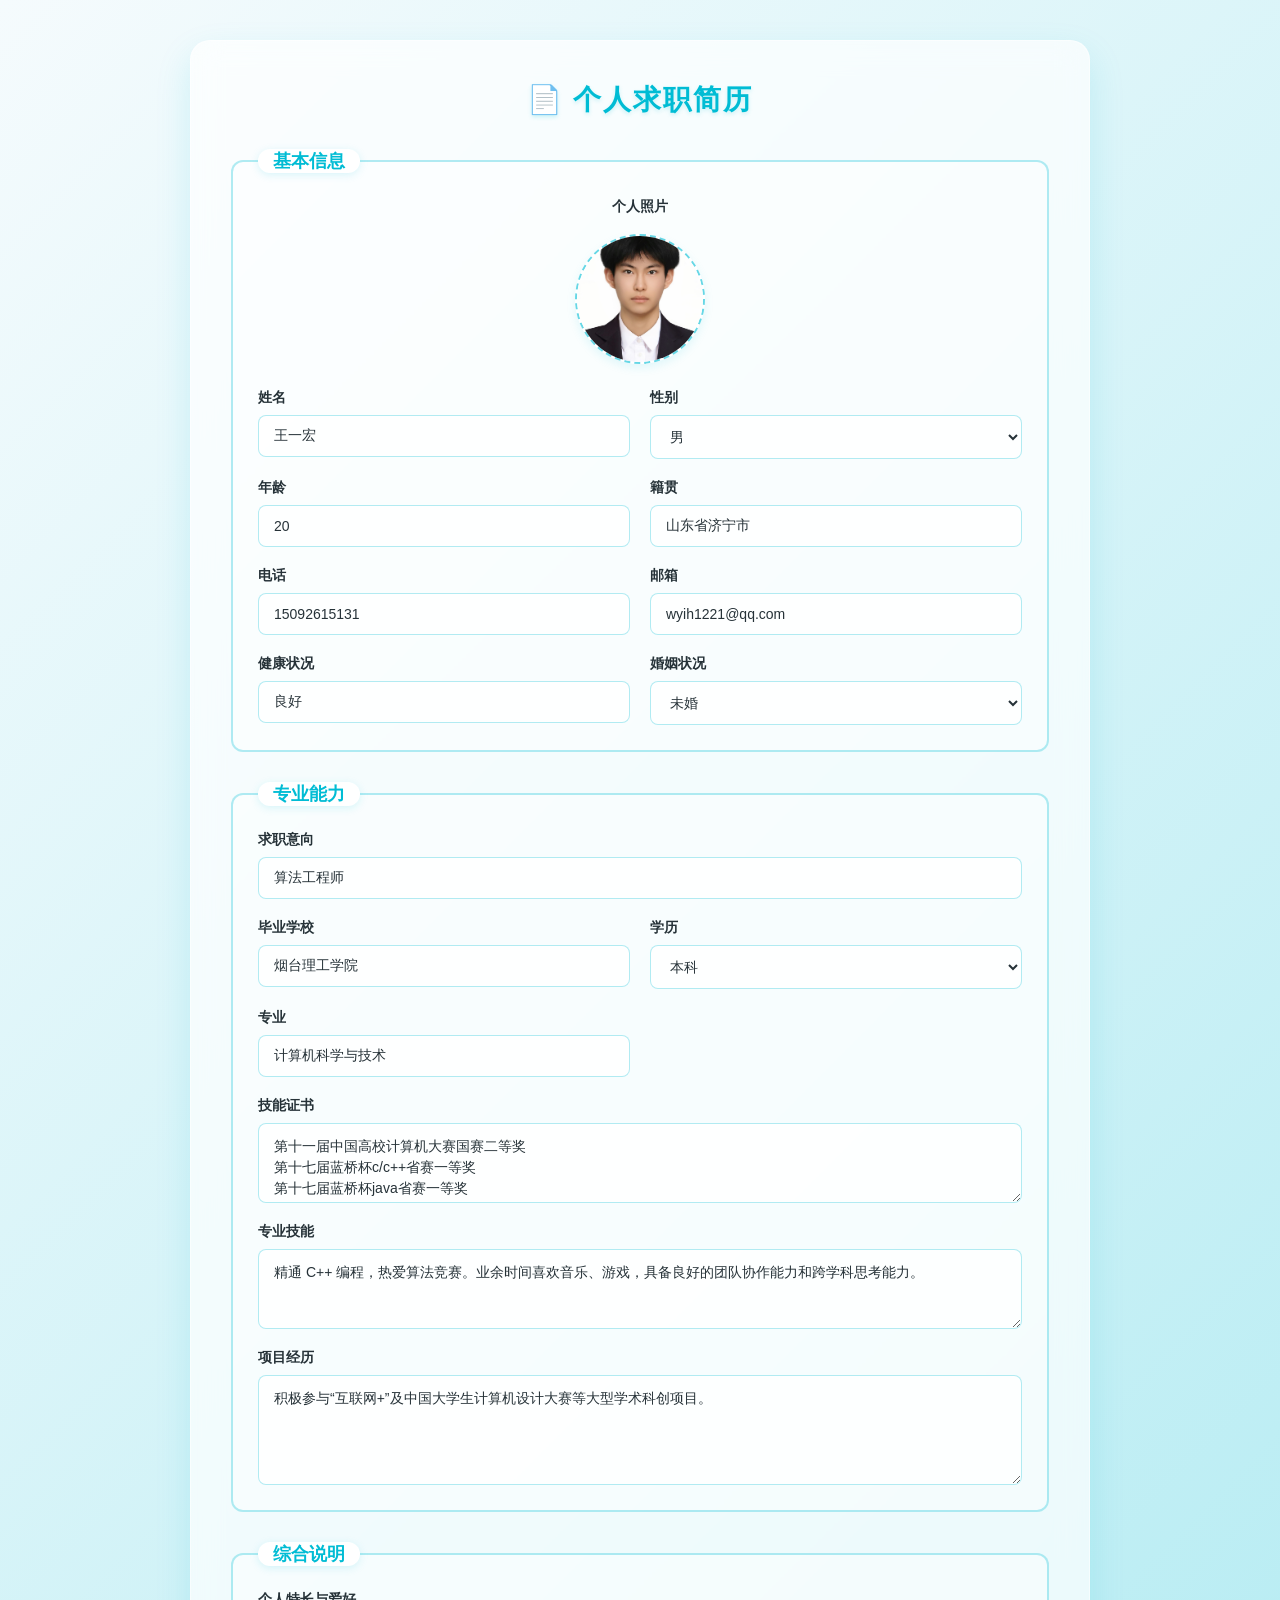
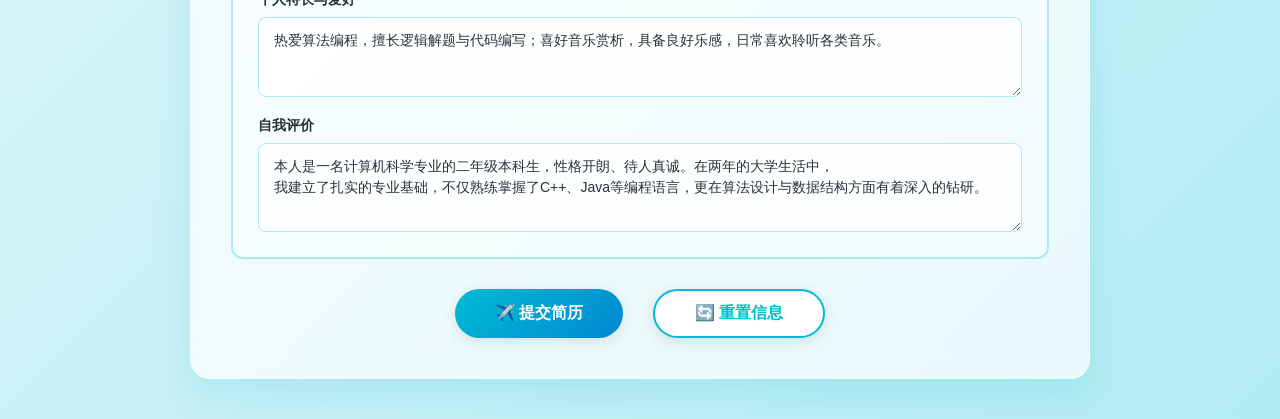
<file: homework-9/Lab9-115-王一宏-index.html>
<!DOCTYPE html>
<html lang="zh-CN">
<head>
    <meta charset="UTF-8">
    <meta name="viewport" content="width=device-width, initial-scale=1.0">
    <link rel="stylesheet" href="lab9-115-王一宏-styles.css">
    <title>个人简历</title>
</head>
<body>

    <div class="resume-container">
        <form action="#" method="POST">
            <h1>📄 个人求职简历</h1>

            <fieldset>
                <legend>基本信息</legend>
                
                <div class="photo-group">
                    <label>个人照片</label>
                    <div class="photo-upload-wrapper" title="点击上传更换照片">
                        <img id="photo-preview-img" class="photo-preview-img" src="857bd5468484313b5e9590884d57dba0.jpg" alt="个人照片" style="display: block;">
                        <input type="file" id="photo" name="photo" accept="image/*" onchange="previewImage(event)">
                    </div>
                </div>

                <div class="form-grid">
                    <div class="form-group">
                        <label for="name">姓名</label>
                        <input type="text" id="name" name="name" value="王一宏" required>
                    </div>
                    <div class="form-group">
                        <label for="gender">性别</label>
                        <select id="gender" name="gender">
                            <option value="男" selected>男</option>
                            <option value="女">女</option>
                        </select>
                    </div>
                    <div class="form-group">
                        <label for="age">年龄</label>
                        <input type="number" id="age" name="age" value="20" min="1" max="100">
                    </div>
                    <div class="form-group">
                        <label for="hometown">籍贯</label>
                        <input type="text" id="hometown" name="hometown" value="山东省济宁市">
                    </div>
                    <div class="form-group">
                        <label for="phone">电话</label>
                        <input type="tel" id="phone" name="phone" value="15092615131">
                    </div>
                    <div class="form-group">
                        <label for="email">邮箱</label>
                        <input type="email" id="email" name="email" value="wyih1221@qq.com">
                    </div>
                    <div class="form-group">
                        <label for="health">健康状况</label>
                        <input type="text" id="health" name="health" value="良好">
                    </div>
                    <div class="form-group">
                        <label for="marriage">婚姻状况</label>
                        <select id="marriage" name="marriage">
                            <option value="未婚" selected>未婚</option>
                            <option value="已婚">已婚</option>
                        </select>
                    </div>
                </div>
            </fieldset>

            <fieldset>
                <legend>专业能力</legend>
                <div class="form-grid">
                    <div class="form-group full-width">
                        <label for="intention">求职意向</label>
                        <input type="text" id="intention" name="intention" value="算法工程师">
                    </div>
                    <div class="form-group">
                        <label for="school">毕业学校</label>
                        <input type="text" id="school" name="school" value="烟台理工学院">
                    </div>
                    <div class="form-group">
                        <label for="education">学历</label>
                        <select id="education" name="education">
                            <option value="大专">大专</option>
                            <option value="本科" selected>本科</option>
                            <option value="硕士">硕士</option>
                            <option value="博士">博士</option>
                        </select>
                    </div>
                    <div class="form-group">
                        <label for="major">专业</label>
                        <input type="text" id="major" name="major" value="计算机科学与技术">
                    </div>
                    <div class="form-group full-width">
                        <label for="certs">技能证书</label>
                        <textarea id="certs" name="certs" rows="2">第十一届中国高校计算机大赛国赛二等奖
第十七届蓝桥杯c/c++省赛一等奖
第十七届蓝桥杯java省赛一等奖
                        </textarea>
                    </div>
                    <div class="form-group full-width">
                        <label for="skills">专业技能</label>
                        <textarea id="skills" name="skills">精通 C++ 编程，热爱算法竞赛。业余时间喜欢音乐、游戏，具备良好的团队协作能力和跨学科思考能力。</textarea>
                    </div>
                    <div class="form-group full-width">
                        <label for="projects">项目经历</label>
                        <textarea id="projects" name="projects" rows="4">积极参与“互联网+”及中国大学生计算机设计大赛等大型学术科创项目。</textarea>
                    </div>
                </div>
            </fieldset>

            <fieldset>
                <legend>综合说明</legend>
                <div class="form-grid">
                    <div class="form-group full-width">
                        <label for="hobbies">个人特长与爱好</label>
                        <textarea id="hobbies" name="hobbies">热爱算法编程，擅长逻辑解题与代码编写；喜好音乐赏析，具备良好乐感，日常喜欢聆听各类音乐。</textarea>
                    </div>
                    <div class="form-group full-width">
                        <label for="evaluation">自我评价</label>
                        <textarea id="evaluation" name="evaluation" rows="3">本人是一名计算机科学专业的二年级本科生，性格开朗、待人真诚。在两年的大学生活中，
我建立了扎实的专业基础，不仅熟练掌握了C++、Java等编程语言，更在算法设计与数据结构方面有着深入的钻研。</textarea>
                    </div>
                </div>
            </fieldset>

            <div class="btn-group">
                <button type="submit" class="btn-submit">✈️ 提交简历</button>
                <button type="reset" class="btn-reset">🔄 重置信息</button>
            </div>
        </form>
    </div>

    <script>
        function previewImage(event) {
            const input = event.target;
            const previewImg = document.getElementById('photo-preview-img');

            if (input.files && input.files[0]) {
                const reader = new FileReader();
                reader.onload = function(e) {
                    previewImg.src = e.target.result;
                }
                reader.readAsDataURL(input.files[0]);
            }
        }
    </script>
</body>
</html>
</file>
<file: homework-1/styles.css>
.c1 {
    color: blue;
    font-size: 16px;
    font-family: 宋体;
    font-weight: bold;
}

.c2 {
    color: black;
}

.c2:hover {
    color: red;
}

.c2:active {
    color: blue;
}
</file>
<file: homework-10/lab10-115-王一宏-styles.css>
:root {
    --primary-color: #2c3e50;
    --hover-color: #e74c3c;
    --bg-color: #f4f6f9;
}
body {
    font-family: 'Segoe UI', Tahoma, Geneva, Verdana, sans-serif;
    background-color: var(--bg-color);
    margin: 0;
    padding: 0 0 80px 0; 
    color: var(--primary-color);
}

.header {
    text-align: center;
    padding: 40px 20px;
    background: linear-gradient(135deg, #74ebd5 0%, #9face6 100%);
    color: white;
    box-shadow: 0 2px 10px rgba(0,0,0,0.1);
    margin-bottom: 40px;
}
.header h1 {
    margin: 0;
    font-size: 2.5em;
    letter-spacing: 2px;
}

.container {
    max-width: 1200px;
    margin: 0 auto;
    padding: 0 20px;
}

.theme-section {
    background: white;
    border-radius: 12px;
    padding: 25px;
    margin-bottom: 35px;
    box-shadow: 0 8px 20px rgba(0,0,0,0.06);
}
.theme-title {
    border-left: 5px solid #9face6;
    padding-left: 15px;
    margin-top: 0;
}

.carousel-container {
    width: 100%;
    position: relative;
    overflow: hidden;
    border-radius: 12px;
    box-shadow: 0 4px 15px rgba(0,0,0,0.1);
}

.carousel-track {
    display: flex;
    width: 100%;
    transition: transform 0.5s ease-in-out;
}

.img-card {
    flex: 0 0 100%;
    height: 700px;
}

.img-card img {
    width: 100%;
    height: 100%;
    object-fit: cover;
    display: block;
}

.carousel-arrow {
    position: absolute;
    top: 50%;
    transform: translateY(-50%);
    background: transparent;
    color: rgba(0, 0, 0, 0.4);
    border: none;
    font-size: 40px;
    cursor: pointer;
    padding: 10px 20px;
    z-index: 10;
    transition: color 0.3s ease;
}

.carousel-arrow:hover {
    color: rgba(0, 0, 0, 0.8);
}

.carousel-arrow.prev { left: 10px; }
.carousel-arrow.next { right: 10px; }

.carousel-dots {
    position: absolute;
    bottom: 20px;
    left: 50%;
    transform: translateX(-50%);
    display: flex;
    gap: 12px;
    z-index: 10;
}

.dot {
    width: 8px;
    height: 8px;
    border-radius: 50%;
    background: rgba(0, 0, 0, 0.3);
    cursor: pointer;
    transition: background 0.3s ease, transform 0.3s ease;
}

.dot.active {
    background: #000;
    transform: scale(1.2);
}

.fixed-footer {
    position: fixed;
    bottom: 0;
    left: 0;
    width: 100%;
    background: rgba(44, 62, 80, 0.95);
    backdrop-filter: blur(5px);
    color: #ffffff;
    text-align: center;
    padding: 15px 0;
    z-index: 1000;
    box-shadow: 0 -2px 15px rgba(0,0,0,0.2);
}

.fixed-footer p {
    margin: 5px 0;
    font-size: 0.95em;
}
</file>
<file: homework-11/Lab11-115-王一宏-styles.css>
body {
    margin: 0;
    padding: 0;
    display: flex;
    flex-direction: column; 
    justify-content: center;
    align-items: center;
    height: 100vh;
    background-color: #1e1e2f;
    font-family: sans-serif;
}

.controls {
    margin-bottom: 20px;
    display: flex;
    gap: 20px;
}

button {
    padding: 10px 30px;
    font-size: 16px;
    font-weight: bold;
    color: #fff;
    background-color: #0093E9;
    border: none;
    border-radius: 8px;
    cursor: pointer;
    box-shadow: 0 4px 10px rgba(0, 147, 233, 0.4);
    transition: all 0.3s ease;
}

button:hover:not(:disabled) {
    background-color: #4facfe;
    transform: translateY(-2px);
    box-shadow: 0 6px 15px rgba(0, 147, 233, 0.6);
}

button:active:not(:disabled) {
    transform: translateY(0);
}

button:disabled {
    background-color: #444;
    color: #888;
    cursor: not-allowed;
    box-shadow: none;
}

#viewport {
    position: relative;
    width: 800px;
    height: 600px;
    background: #2a2a3b;
    border-radius: 12px;
    box-shadow: 0 20px 50px rgba(0, 0, 0, 0.5);
    overflow: hidden;
}

#slope {
    position: absolute;
    top: 100px;
    left: 0;
    width: 1500px;
    height: 30px;
    background: linear-gradient(to bottom, #4facfe, #00f2fe);
    border-bottom: 5px solid #0093E9;
    transform-origin: top left;
    transform: rotate(45deg);
    box-shadow: 0 10px 20px rgba(0, 0, 0, 0.3);
}

#ball {
    position: absolute;
    width: 40px;
    height: 40px;
    border-radius: 50%;
    background: radial-gradient(circle at 12px 12px, #ff9a9e, #fecfef, #fbc2eb);
    box-shadow: -3px -3px 10px rgba(255,255,255,0.2) inset, 
                5px 5px 15px rgba(0, 0, 0, 0.5);
    z-index: 10;
}
</file>
<file: homework-12/Lab12-115-王一宏-styles.css>
*, *::before, *::after {
    margin: 0;
    padding: 0;
    box-sizing: border-box;
}

body {
    min-height: 100vh;
    display: flex;
    justify-content: center;
    align-items: center;
    background: linear-gradient(135deg, #e8eaf6 0%, #e3f2fd 40%, #f3e5f5 100%);
    font-family: 'Segoe UI', 'PingFang SC', 'Microsoft YaHei', sans-serif;
    user-select: none;
}

.main-card {
    background: #ffffff;
    border-radius: 24px;
    padding: 36px 44px 32px;
    box-shadow:
        0 20px 60px rgba(50, 60, 100, 0.12),
        0 4px 12px rgba(0, 0, 0, 0.06);
    text-align: center;
    max-width: 620px;
    width: 95%;
}

.title {
    font-size: 26px;
    font-weight: 700;
    color: #2d3748;
    margin-bottom: 8px;
    letter-spacing: 0.5px;
}

.subtitle {
    font-size: 13px;
    color: #a0aec0;
    margin-bottom: 24px;
    font-weight: 400;
}

.scene {
    position: relative;
    width: 550px;
    height: 350px;
    margin: 0 auto 28px;
    background: linear-gradient(180deg, #fafbfc 0%, #f1f5f9 100%);
    border-radius: 16px;
    overflow: hidden;
    box-shadow: inset 0 2px 8px rgba(0, 0, 0, 0.06);
}

.ramp {
    position: absolute;
    left: 275px;
    top: 175px;
    width: 400px;
    height: 14px;
    transform: translate(-50%, -50%) rotate(14deg);
    background: linear-gradient(
        180deg,
        #90caf9 0%,
        #64b5f6 30%,
        #42a5f5 60%,
        #1e88e5 100%
    );
    border-radius: 7px;
    box-shadow:
        0 3px 10px rgba(30, 136, 229, 0.3),
        0 1px 3px rgba(0, 0, 0, 0.12);
    z-index: 2;
}

.ramp::before {
    content: '';
    position: absolute;
    left: 0;
    top: 50%;
    transform: translate(-50%, -50%);
    width: 18px;
    height: 18px;
    background: #1e88e5;
    border-radius: 50%;
    box-shadow: 0 2px 4px rgba(0, 0, 0, 0.15);
}

.ramp::after {
    content: '';
    position: absolute;
    right: 0;
    top: 50%;
    transform: translate(50%, -50%);
    width: 18px;
    height: 18px;
    background: #1e88e5;
    border-radius: 50%;
    box-shadow: 0 2px 4px rgba(0, 0, 0, 0.15);
}

.ball {
    position: absolute;
    width: 46px;
    height: 46px;
    border-radius: 50%;
    background: radial-gradient(
        circle at 35% 30%,
        #ffcc02 0%,
        #ff9800 35%,
        #f57c00 60%,
        #e65100 100%
    );

    box-shadow:
        0 6px 16px rgba(0, 0, 0, 0.28),
        0 2px 4px rgba(0, 0, 0, 0.15),
        inset 0 -2px 4px rgba(0, 0, 0, 0.25);
    transform: translate(-50%, -50%);
    z-index: 10;
    transition: none;
}

.ball::before {
    content: '';
    position: absolute;
    top: 26%;
    left: 0;
    width: 100%;
    height: 5px;
    background: rgba(255, 255, 255, 0.35);
    border-radius: 3px;
    pointer-events: none;
}

.ball::after {
    content: '';
    position: absolute;
    bottom: 24%;
    left: 0;
    width: 100%;
    height: 5px;
    background: rgba(255, 255, 255, 0.28);
    border-radius: 3px;
    pointer-events: none;
}

.controls {
    display: flex;
    align-items: center;
    justify-content: center;
    gap: 14px;
    flex-wrap: wrap;
}

.controls label {
    font-size: 15px;
    font-weight: 600;
    color: #4a5568;
    letter-spacing: 0.3px;
}

.speed-select {
    appearance: none;
    -webkit-appearance: none;
    padding: 10px 38px 10px 16px;
    font-size: 15px;
    font-weight: 500;
    color: #2d3748;
    background-color: #f7fafc;
    background-image: url("data:image/svg+xml,%3Csvg xmlns='http://www.w3.org/2000/svg' width='12' height='8' viewBox='0 0 12 8'%3E%3Cpath fill='%234a5568' d='M1.41 0L6 4.58 10.59 0 12 1.41l-6 6-6-6z'/%3E%3C/svg%3E");
    background-repeat: no-repeat;
    background-position: right 14px center;
    border: 2px solid #e2e8f0;
    border-radius: 10px;
    cursor: pointer;
    outline: none;
    transition: all 0.25s ease;
    min-width: 130px;
}

.speed-select:hover {
    border-color: #90caf9;
    background-color: #ffffff;
    box-shadow: 0 2px 8px rgba(66, 153, 225, 0.15);
}

.speed-select:focus {
    border-color: #42a5f5;
    background-color: #ffffff;
    box-shadow: 0 0 0 3px rgba(66, 153, 225, 0.2);
}

.speed-badge {
    display: inline-block;
    padding: 4px 12px;
    border-radius: 20px;
    font-size: 12px;
    font-weight: 600;
    letter-spacing: 0.5px;
    color: #ffffff;
    background: #42a5f5;
    transition: background 0.3s ease;
}

.speed-badge.slow {
    background: #68d391;
}
.speed-badge.medium {
    background: #42a5f5;
}
.speed-badge.fast {
    background: #f56565;
}
</file>
<file: homework-13/Lab13-115-王一宏-styles.css>
*, *::before, *::after {
    margin: 0;
    padding: 0;
    box-sizing: border-box;
}

body {
    display: flex;
    flex-direction: column;
    justify-content: center;
    align-items: center;
    min-height: 100vh;
    background: #e8ecf1;
    font-family: 'Segoe UI', system-ui, -apple-system, sans-serif;
}

.image-wrapper {
    position: relative;
    display: inline-block;
    border-radius: 8px;
    overflow: hidden;
    box-shadow: 0 12px 40px rgba(0, 0, 0, 0.18), 0 2px 8px rgba(0, 0, 0, 0.08);
    cursor: crosshair;
    line-height: 0;
}

.image-wrapper img {
    display: block;
    max-width: 800px;
    max-height: 600px;
    width: 100%;
    height: auto;
    object-fit: contain;
}

.magnifier {
    position: absolute;
    top: 0;
    left: 0;
    width: 180px;
    height: 180px;
    border-radius: 50%;
    border: 3px solid #fff;

    box-shadow:
      0 0 0 9999px rgba(0, 0, 0, 0.55),
      inset 0 0 6px rgba(0, 0, 0, 0.15);

    background-repeat: no-repeat;
    pointer-events: none;
    display: none;
    z-index: 10;

    opacity: 0;
    transition: opacity 0.15s ease;
}

.magnifier.visible {
    display: block;
    opacity: 1;
}

.info-bar {
    margin-top: 18px;
    display: flex;
    align-items: center;
    gap: 16px;
    font-size: 14px;
    color: #555;
}

.info-bar .zoom-badge {
    display: inline-flex;
    align-items: center;
    gap: 6px;
    background: #fff;
    padding: 6px 14px;
    border-radius: 20px;
    box-shadow: 0 2px 8px rgba(0, 0, 0, 0.08);
    font-weight: 500;
}

.info-bar .zoom-value {
    color: #1a73e8;
    font-weight: 700;
    font-variant-numeric: tabular-nums;
}

.info-bar .hint {
    color: #999;
    font-size: 12px;
}
</file>
<file: homework-2/lab3-115-王一宏-styles.css>
.resume-container {
  background-color: white;
  padding: 30px;
  box-shadow: 0 0 10px rgba(0,0,0,0.1);
  position: relative;
}

caption {
  font-size: 24px;
  font-weight: bold;
  margin-bottom: 10px;
  letter-spacing: 5px;
}

.photo {
  width: 110px;
  height: 140px;
  object-fit: cover;
  border: 1px solid #ccc;
}

.content-row {
  text-align: left;
  padding-left: 20px;
  line-height: 1.6;
}

table {
  width: 800px;
  table-layout: fixed; 
  border-collapse: collapse;
  border: 2px solid #333;
  background-color: rgba(255, 255, 255, 0.9);
}

td {
  border: 1px solid #999;
  height: 40px;
  padding: 8px;
  text-align: center;
  word-break: break-all; 
}

.label {
  background-color: #d3d3d3; 
  font-weight: bold;
}

.title-column {
  background-color: #eee;
  font-weight: bold;
}
</file>
<file: homework-3/Lab4-1-115-王一宏-style.css>
* {
    margin: 0;
    padding: 0;
    box-sizing: border-box;
}

body {
    background-color: #f4f4f4;
    font-family: Arial, sans-serif;
    color: #333;
    line-height: 1.6;
}

.wrapper {
    width: 100%;
    min-height: 100vh;
    padding: 50px 0;
    display: flex;
    justify-content: center;
    align-items: center;
}

.container {
    width: 900px;  
    height: 600px; 
    position: relative; 
    overflow: hidden;    
}

.box {
    position: absolute;
    background-color: #e0e0e0;
    padding: 20px;
    width: 220px;
    font-size: 14px;
    border-radius: 8px; 
    box-shadow: 0 4px 8px rgba(0,0,0,0.1); 
    z-index: 5; 
}

.box h3 {
    margin-top: 0;
    font-size: 16px;
    color: #444;
    font-weight: bold;
    margin-bottom: 10px;
}

.box ul {
    padding-left: 20px;
    margin-bottom: 0;
    list-style-type: disc;
}

.box li {
    margin-bottom: 5px;
}

.center-logo {
    width: 150px;
    height: 150px;
    background-color: #fff;
    border-radius: 50%;
    overflow: hidden;    
    
    position: absolute;
    left: 50%;
    top: 50%;
    transform: translate(-50%, -50%);
    z-index: 10; 
    
    box-shadow: 0 8px 20px rgba(0,0,0,0.3);
}

.center-logo img {
    width: 100%;       
    height: 100%;      
    object-fit: contain; 
    display: block;    
}

.html5-box {
    top: 0px;
    left: 340px;
}

.css3-box {
    bottom: 30px;
    left: 100px;
}

.js-box {
    top: 300px;
    right: 50px;
}
</file>
<file: homework-4/Lab4-2-115-王一宏-style.css>
body {
    font-family: "Microsoft YaHei", sans-serif;
    color: #333;
    line-height: 1.6;
}

.wrapper {
    width: 900px;
    margin: 20px auto;
}

.breadcrumb {
    font-size: 14px;
    color: #666;
    margin-bottom: 5px;
}

hr {
    border: 0;
    border-top: 1px solid #eee;
}

.main-content {
    display: flex;
    justify-content: space-between;
    margin-top: 20px;
}

.news-list {
    width: 65%;
}

.news-item h4 {
    margin: 10px 0;
    font-size: 18px;
}

.news-item .images img {
    width: 180px;
    height: 120px;
    margin-right: 10px;
    object-fit: cover;
}

.images1 {
    width: 260px;
    height: 125px;
    margin-right: 10px;
    object-fit: cover;
}

.news-item .meta {
    font-size: 12px;
    color: #999;
    margin-top: 8px;
}

.sidebar {
    width: 30%;
}

.sidebar h4 {
    border-bottom: 2px solid #ff4400;
    padding-bottom: 5px;
    display: inline-block;
    margin-bottom: 15px;
}

.sidebar ul {
    list-style: none;
    padding: 0;
}

.sidebar li {
    margin-bottom: 10px;
    font-size: 14px;
}

.sidebar a {
    text-decoration: none;
    color: #333;
}

.sidebar a:hover {
    color: #ff4400;
}
</file>
<file: homework-5/lab5-115-王一宏-styles.css>
* {
  margin: 0;
  padding: 0;
  box-sizing: border-box;
}

body {
  background-color: #f0f0f0; 
  height: 100vh;
  overflow: hidden; 
}

.resume-wrapper {
  position: relative;
  width: 100%;
  height: 100%;
}

.resume-container {
  position: absolute;
  top: 50%;
  left: 50%;
  transform: translate(-50%, -50%); 
  
  width: 800px;
  background-color: white;
  padding: 30px;
  box-shadow: 0 0 10px rgba(0,0,0,0.1);
  overflow: hidden; 
  z-index: 1;
}

.resume-container::before {
  content: "";
  position: absolute;
  top: 0;
  left: 0;
  width: 100%;
  height: 100%;
  background-image: url('1679907009475620.jpg');
  background-size: cover;
  background-position: center;
  opacity: 0.4;
  z-index: -1;   
}

.resume-caption {
  font-size: 24px;
  font-weight: bold;
  text-align: center;
  margin-bottom: 10px;
  letter-spacing: 5px;
}

.grid-table {
  display: grid;
  border: 2px solid #333;
  border-collapse: collapse;
  grid-template-columns: 100px 1fr 100px 1fr 100px 1fr 120px;
  background-color: rgba(255, 255, 255, 0.6); 
}

.grid-table > div {
  border: 0.5px solid #999; 
  display: flex;
  align-items: center;
  justify-content: center;
  padding: 8px;
  font-size: 14px;
  min-height: 40px;
  word-break: break-all;
}

.label {
  background-color: rgba(211, 211, 211, 0.8); 
  font-weight: bold;
}

.title-column {
  background-color: rgba(238, 238, 238, 0.8);
  font-weight: bold;
  grid-column: span 1; 
}

.content-row {
  grid-column: span 6; 
  justify-content: flex-start !important;
  padding-left: 20px !important;
  text-align: left;
  line-height: 1.6;
}

.photo-cell {
  grid-column: 7;
  grid-row: span 3;
  padding: 5px !important;
}

.full-width-院校 {
  grid-column: span 2;
}

.tall-row { height: 100px; }
.extra-tall-row { height: 150px; }

.photo-wrapper {
  position: relative;
  width: 110px;
  height: 140px;
  cursor: pointer;
  overflow: hidden;
  background-color: white; 
}

.photo-img {
  width: 100%;
  height: 100%;
  object-fit: cover;
  border: 1px solid #ccc;
  transition: opacity 0.3s ease; 
}

.play-btn {
  position: absolute;
  top: 50%;
  left: 50%;
  transform: translate(-50%, -50%);
  font-size: 30px;
  color: white;
  background: rgba(0,0,0,0.5);
  width: 50px;
  height: 50px;
  border-radius: 50%;
  display: flex;
  align-items: center;
  justify-content: center;
  opacity: 0;
  transition: opacity 0.3s ease;
  pointer-events: none; 
}

.photo-wrapper:hover .photo-img {
  opacity: 0.5;
}

.photo-wrapper:hover .play-btn {
  opacity: 1;
}

.fixed-ad {
  position: fixed;
  right: 20px;
  bottom: 20px;
  width: 200px;
  padding: 15px;
  background-color: #ff4757;
  color: white;
  border-radius: 8px;
  box-shadow: 0 4px 15px rgba(0,0,0,0.2);
  z-index: 100;
  cursor: pointer;
}

.fixed-ad span {
  font-weight: bold;
  text-decoration: underline;
  font-size: 12px;
}

.close-ad {
  position: absolute;
  top: 5px;
  right: 8px;
  font-size: 16px;
}
</file>
<file: homework-6/lab5-115-王一宏-styles.css>
* {
  margin: 0;
  padding: 0;
  box-sizing: border-box;
  font-family: "Microsoft YaHei", sans-serif;
}

body {
  background: #f5f5f5;
  display: flex;
  justify-content: center;
  padding: 30px 0;
}

.container {
  width: 820px;
  background: white;
  border: 2px solid #333;
  box-shadow: 0 0 10px rgba(0,0,0,0.1);
}

.form-title {
  text-align: center;
  font-size: 24px;
  font-weight: bold;
  padding: 15px 0;
  border-bottom: 1px solid #333;
  letter-spacing: 5px;
}

.row {
  display: flex;
  border-bottom: 1px solid #999;
}

.label {
  width: 120px;
  height: 42px;
  background: #d3d3d3;
  font-weight: bold;
  display: flex;
  align-items: center;
  justify-content: center;
  border-right: 1px solid #999;
}

.item {
  flex: 1;
  height: 42px;
  display: flex;
  align-items: center;
  padding: 0 10px;
  border-right: 1px solid #999;
}

.item:last-child {
  border-right: none;
}

input {
  height: 28px;
  padding: 0 6px;
  border: 1px solid #999;
  width: 100%;
}

.flex-row {
  display: flex;
  border-bottom: 1px solid #999;
}

.left-info {
  flex: 1;
}

.photo-box {
  width: 112px;
  height: 126px;
  border-left: 1px solid #999;
}

.photo-box img {
  width: 100%;
  height: 100%;
  object-fit: cover;
  border: none;
}

.multi-row .label.title {
  background: #eee;
  height: auto;
  padding: 10px 0;
}

.multi-row .item.content {
  height: auto;
  padding: 10px;
  display: block;
}

textarea {
  width: 100%;
  min-height: 80px;
  padding: 8px;
  border: 1px solid #999;
  resize: vertical;
  line-height: 1.5;
}

.btn-group {
  text-align: center;
  padding: 20px 0;
}

button {
  width: 100px;
  height: 36px;
  margin: 0 10px;
  font-size: 14px;
  cursor: pointer;
  border: 1px solid #333;
  background: white;
}

button:hover {
  background: #f0f0f0;
}
</file>
<file: homework-7/lab7-115-王一宏-styles.css>
:root {
    --primary-color: #2c3e50;
    --hover-color: #e74c3c;
    --bg-color: #f4f6f9;
}
body {
    font-family: 'Segoe UI', Tahoma, Geneva, Verdana, sans-serif;
    background-color: var(--bg-color);
    margin: 0;
    padding: 0 0 80px 0; 
    color: var(--primary-color);
}

.header {
    text-align: center;
    padding: 40px 20px;
    background: linear-gradient(135deg, #74ebd5 0%, #9face6 100%);
    color: white;
    box-shadow: 0 2px 10px rgba(0,0,0,0.1);
    margin-bottom: 40px;
}
.header h1 {
    margin: 0;
    font-size: 2.5em;
    letter-spacing: 2px;
}

.container {
    max-width: 1200px;
    margin: 0 auto;
    padding: 0 20px;
}

.theme-section {
    background: white;
    border-radius: 12px;
    padding: 25px;
    margin-bottom: 35px;
    box-shadow: 0 8px 20px rgba(0,0,0,0.06);
}
.theme-title {
    border-left: 5px solid #9face6;
    padding-left: 15px;
    margin-top: 0;
}

.theme1 .title-wrapper {
    display: inline-block;
    transition: transform 0.5s cubic-bezier(0.175, 0.885, 0.32, 1.275);
    transform-origin: left center;
}

.theme1 .title-wrapper:hover {
    transform: rotate(45deg);
    color: var(--hover-color);
}

.grid-3 {
    display: flex;
    justify-content: space-between;
    gap: 20px;
}
.img-card {
    flex: 1;
    height: 240px;
    overflow: hidden;
    border-radius: 8px;
    position: relative;
    box-shadow: 0 4px 10px rgba(0,0,0,0.1);
}
.img-card img {
    width: 100%;
    height: 100%;
    object-fit: cover;
    transition: transform 0.5s ease;
}

.theme1 .img-card:hover img {
    transform: scale(1.5);
}

.theme2-container {
    position: relative; 
    height: 260px;
    width: 100%;
    border-radius: 8px;
    background-color: #f1f2f6;
}

.abs-box {
    position: absolute; 
    top: 10px;
    height: 240px;
    border-radius: 8px;
    overflow: hidden;
    box-shadow: 0 4px 10px rgba(0,0,0,0.15);
}


.abs-left { left: 10px; width: calc(33.33% - 20px); }
.abs-center { left: 50%; transform: translateX(-50%); width: calc(33.33% - 20px); }
.abs-right { right: 10px; width: calc(33.33% - 20px); }

.theme2 .abs-box img {
    width: 100%;
    height: 100%;
    object-fit: cover;
    transition: transform 0.4s ease;
}

.theme2 .abs-box:hover img {
    transform: skew(30deg);
}

.theme3 .img-card img {
    transition: filter 0.3s ease;
}

.theme3 .img-card:hover img {
    filter: brightness(1.2); 
}

.fixed-footer {
    position: fixed;
    bottom: 0;
    left: 0;
    width: 100%;
    background: rgba(44, 62, 80, 0.95);
    backdrop-filter: blur(5px);
    color: #ffffff;
    text-align: center;
    padding: 15px 0;
    z-index: 1000;
    box-shadow: 0 -2px 15px rgba(0,0,0,0.2);
}

.fixed-footer p {
    margin: 5px 0;
    font-size: 0.95em;
}
</file>
<file: homework-8/lab8-115-王一宏-styles.css>
:root {
    --primary-color: #2c3e50;
    --bg-color: #f4f6f9;
}

body {
    font-family: 'Segoe UI', Tahoma, Geneva, Verdana, sans-serif;
    background-color: var(--bg-color);
    margin: 0;
    padding: 0 0 80px 0; 
    color: var(--primary-color);
    overflow-x: hidden;
}

.header {
    text-align: center;
    padding: 40px 20px;
    background: linear-gradient(135deg, #74ebd5 0%, #9face6 100%);
    color: white;
    box-shadow: 0 2px 10px rgba(0,0,0,0.1);
    margin-bottom: 20px;
}

.header h1 {
    margin: 0;
    font-size: 2.5em;
    letter-spacing: 2px;
}

.hint-text {
    text-align: center;
    color: #7f8c8d;
    font-size: 0.9em;
    margin-bottom: 30px;
}

.container {
    display: flex;
    justify-content: center;
    align-items: center;
    min-height: 60vh;
    perspective: 1200px; 
    padding: 20px;
}

.scene {
    width: 100%;
    max-width: 800px;
    height: 400px;
    display: flex;
    justify-content: center;
    align-items: center;
    cursor: pointer;
}

.carousel {
    width: 480px;  
    height: 270px; 
    position: relative;
    transform-style: preserve-3d;
    transform: rotateX(0deg);
    transition: transform 60s cubic-bezier(0.2, 0.8, 0.3, 1);
}

.scene:hover .carousel {
    transform: rotateX(2160deg);
}

.carousel-item {
    position: absolute;
    top: 0;
    left: 0;
    width: 100%;
    height: 100%;
    border-radius: 12px;
    box-shadow: 0 15px 35px rgba(0,0,0,0.3);
    overflow: hidden;
    background-color: #fff;
    backface-visibility: visible;
}

.carousel-item img {
    width: 100%;
    height: 100%;
    object-fit: cover;
}

.item-1 { transform: rotateX(0deg) translateZ(280px); }
.item-2 { transform: rotateX(60deg) translateZ(280px); }
.item-3 { transform: rotateX(120deg) translateZ(280px); }
.item-4 { transform: rotateX(180deg) translateZ(280px); }
.item-5 { transform: rotateX(240deg) translateZ(280px); }
.item-6 { transform: rotateX(300deg) translateZ(280px); }

.fixed-footer {
    position: fixed;
    bottom: 0;
    left: 0;
    width: 100%;
    background: rgba(44, 62, 80, 0.95);
    backdrop-filter: blur(5px);
    color: #ffffff;
    text-align: center;
    padding: 15px 0;
    z-index: 1000;
    box-shadow: 0 -2px 15px rgba(0,0,0,0.2);
}

.fixed-footer p {
    margin: 5px 0;
    font-size: 0.95em;
}
</file>
<file: homework-9/lab9-115-王一宏-styles.css>
:root {
    --primary-blue: #00bcd4;
    --light-blue: #e0f7fa;
    --hover-blue: #0097a7;
    --text-dark: #263238;
    --text-muted: #546e7a;
}

* {
    box-sizing: border-box;
    margin: 0;
    padding: 0;
    font-family: "Microsoft YaHei", -apple-system, BlinkMacSystemFont, "Segoe UI", Roboto, sans-serif;
}

body {
    background: linear-gradient(135deg, #f5fbfd 0%, #b2ebf2 100%);
    min-height: 100vh;
    display: flex;
    justify-content: center;
    align-items: center;
    padding: 40px 20px;
}

.resume-container {
    background: rgba(255, 255, 255, 0.7);
    backdrop-filter: blur(15px);
    border: 1px solid rgba(255, 255, 255, 0.5);
    border-radius: 20px;
    box-shadow: 0 15px 35px rgba(0, 188, 212, 0.15);
    width: 100%;
    max-width: 900px;
    padding: 40px;
    animation: fadeIn 0.8s ease-out;
}

@keyframes fadeIn {
    from { opacity: 0; transform: translateY(20px); }
    to { opacity: 1; transform: translateY(0); }
}

h1 {
    text-align: center;
    color: var(--primary-blue);
    margin-bottom: 30px;
    font-size: 28px;
    text-shadow: 0 2px 4px rgba(0, 188, 212, 0.2);
    letter-spacing: 2px;
}

fieldset {
    border: 2px solid rgba(0, 188, 212, 0.3);
    border-radius: 12px;
    padding: 25px;
    margin-bottom: 30px;
    background: rgba(255, 255, 255, 0.4);
    transition: all 0.3s ease;
}

fieldset:hover {
    border-color: var(--primary-blue);
    box-shadow: 0 0 15px rgba(0, 188, 212, 0.2);
}

legend {
    font-size: 18px;
    font-weight: bold;
    color: var(--primary-blue);
    padding: 0 15px;
    background: #fff;
    border-radius: 20px;
    box-shadow: 0 2px 8px rgba(0, 188, 212, 0.15);
}

.photo-group {
    display: flex;
    flex-direction: column;
    align-items: center;
    margin-bottom: 25px;
}

.photo-upload-wrapper {
    position: relative;
    width: 130px;
    height: 130px;
    border-radius: 50%;
    border: 2px dashed rgba(0, 188, 212, 0.6);
    background: rgba(255, 255, 255, 0.8);
    display: flex;
    justify-content: center;
    align-items: center;
    overflow: hidden;
    cursor: pointer;
    transition: all 0.3s ease;
    box-shadow: 0 4px 10px rgba(0, 188, 212, 0.1);
    margin-top: 10px;
}

.photo-upload-wrapper:hover {
    background: #fff;
    border-color: var(--primary-blue);
    box-shadow: 0 0 20px rgba(0, 188, 212, 0.4);
    transform: scale(1.02);
}

.photo-preview-img {
    width: 100%;
    height: 100%;
    object-fit: cover;
    pointer-events: none;
    transition: all 0.3s ease;
}

.photo-upload-wrapper input[type="file"] {
    position: absolute;
    width: 100%;
    height: 100%;
    opacity: 0;
    cursor: pointer;
}

.form-grid {
    display: grid;
    grid-template-columns: repeat(auto-fit, minmax(250px, 1fr));
    gap: 20px;
}

.form-group {
    display: flex;
    flex-direction: column;
}

.form-group.full-width {
    grid-column: 1 / -1;
}

label {
    font-size: 14px;
    color: var(--text-dark);
    margin-bottom: 8px;
    font-weight: bold;
}

input:not([type="file"]), select, textarea {
    width: 100%;
    padding: 12px 15px;
    border: 1px solid rgba(0, 188, 212, 0.3);
    border-radius: 8px;
    background: rgba(255, 255, 255, 0.8);
    color: var(--text-dark);
    font-size: 14px;
    outline: none;
    transition: all 0.3s ease;
}

input:focus, select:focus, textarea:focus {
    border-color: var(--primary-blue);
    box-shadow: 0 0 8px rgba(0, 188, 212, 0.4);
    background: #fff;
}

textarea {
    resize: vertical;
    min-height: 80px;
    line-height: 1.5;
}

.btn-group {
    display: flex;
    justify-content: center;
    gap: 30px;
    margin-top: 20px;
}

button {
    padding: 12px 40px;
    border: none;
    border-radius: 30px;
    font-size: 16px;
    font-weight: bold;
    cursor: pointer;
    transition: all 0.3s ease;
    box-shadow: 0 4px 15px rgba(0,0,0,0.1);
}

.btn-submit {
    background: linear-gradient(135deg, #00bcd4, #0288d1);
    color: white;
}

.btn-submit:hover {
    transform: translateY(-2px);
    box-shadow: 0 8px 20px rgba(0, 188, 212, 0.4);
}

.btn-reset {
    background: white;
    color: var(--primary-blue);
    border: 2px solid var(--primary-blue);
}

.btn-reset:hover {
    background: var(--light-blue);
    transform: translateY(-2px);
}

@media (max-width: 600px) {
    .resume-container {
        padding: 20px;
    }
    .btn-group {
        flex-direction: column;
    }
    button {
        width: 100%;
    }
}
</file>
